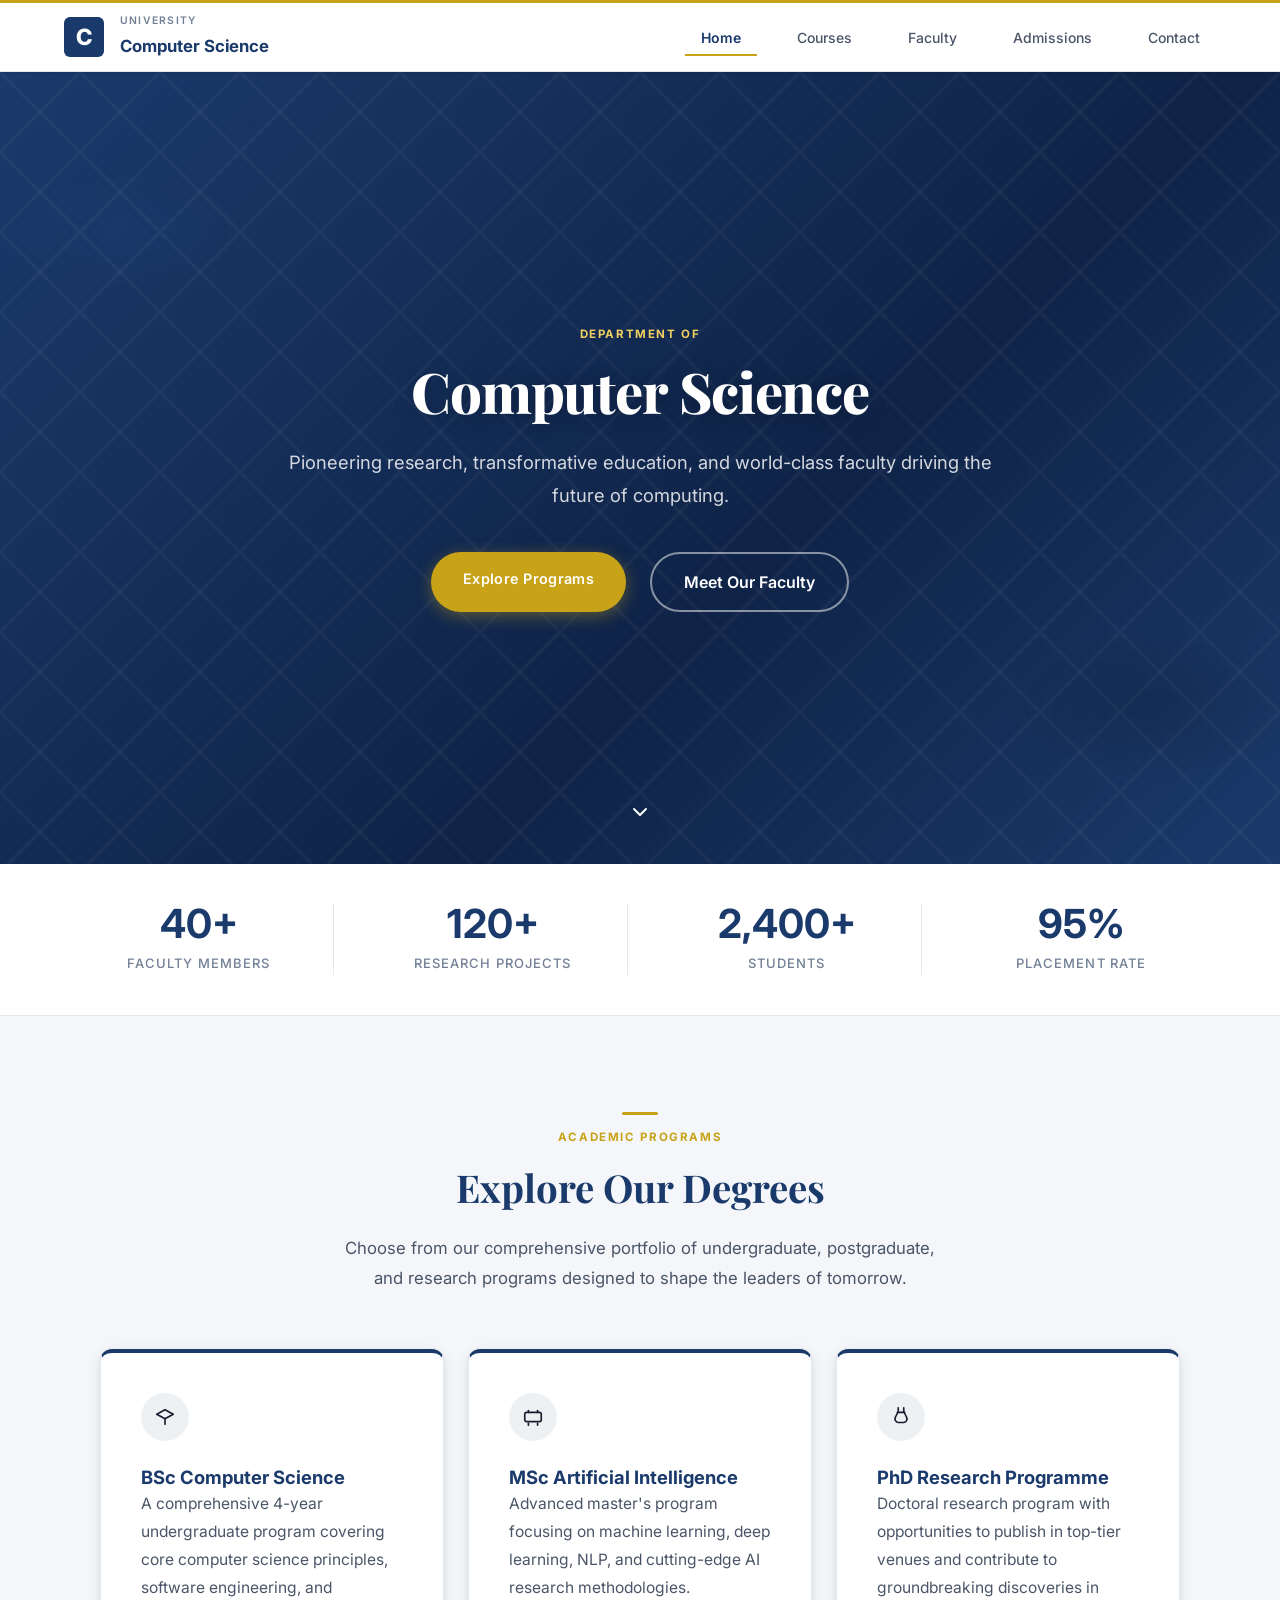
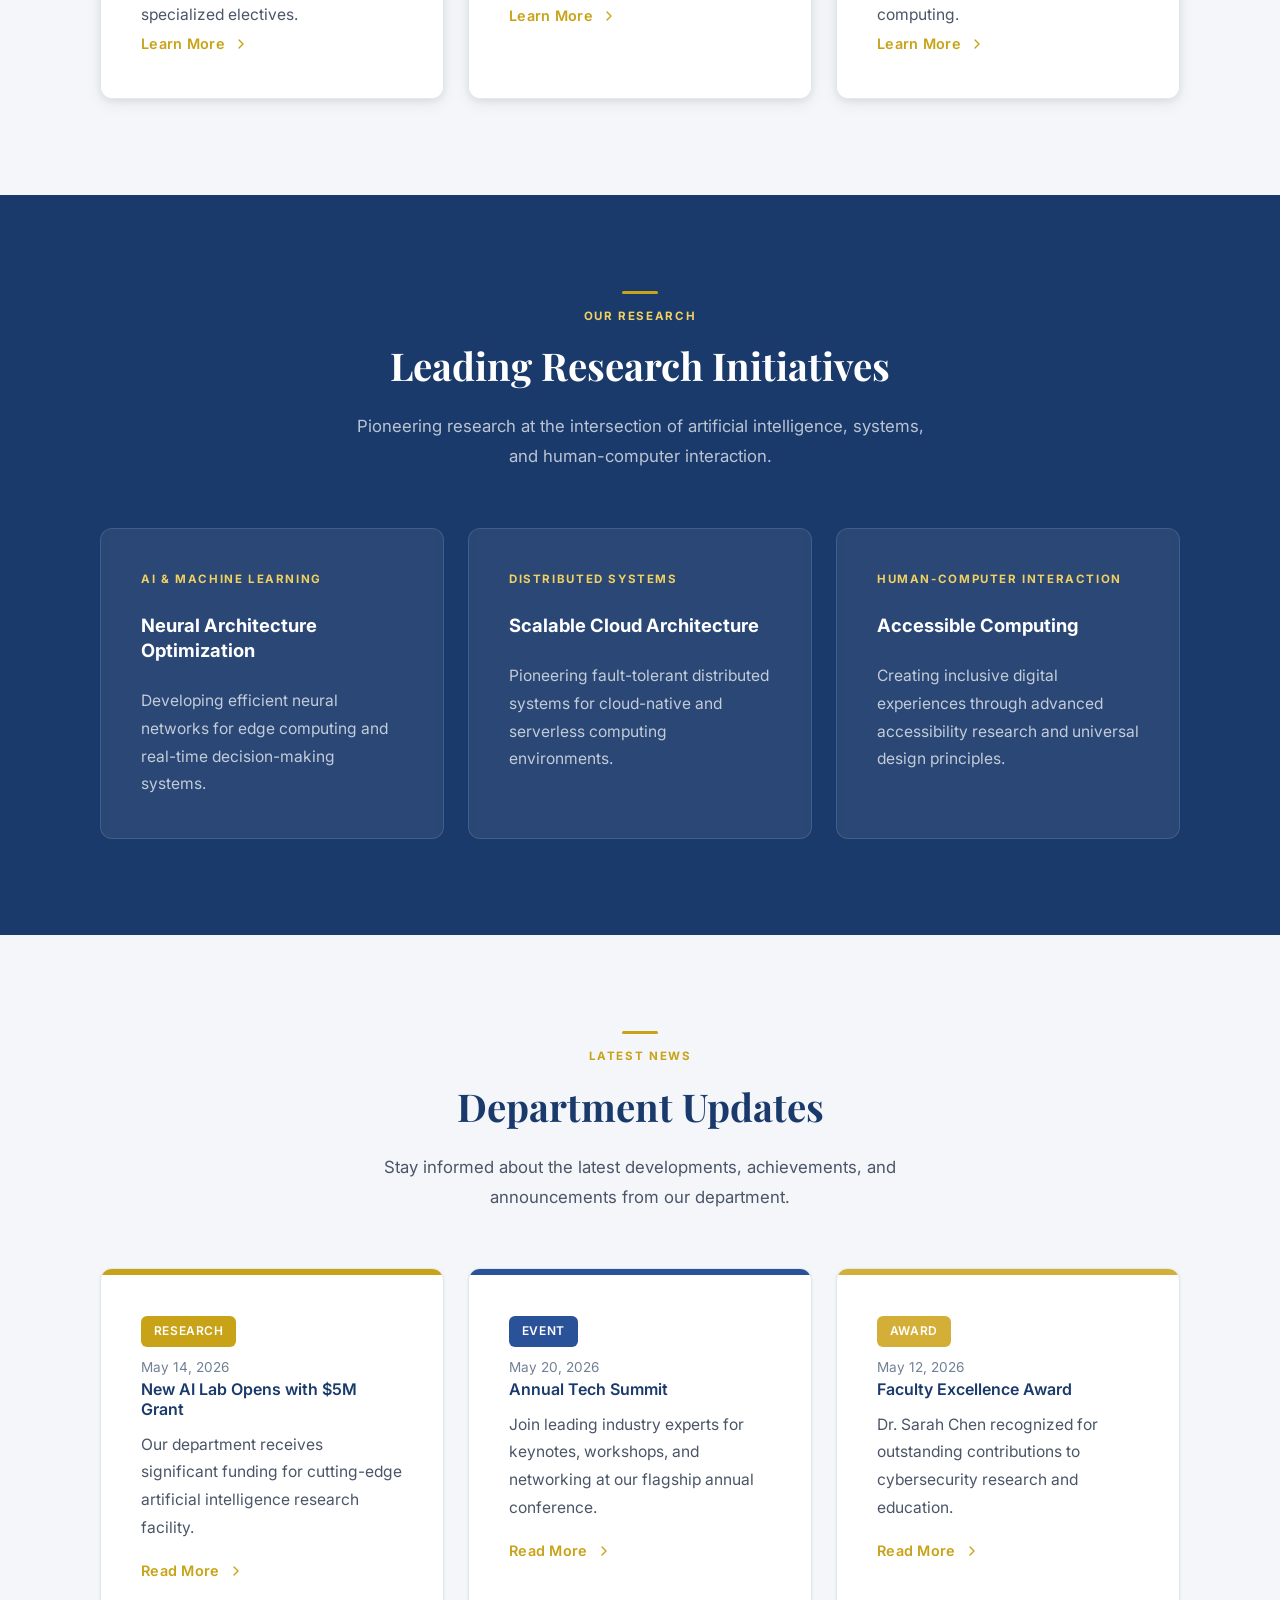
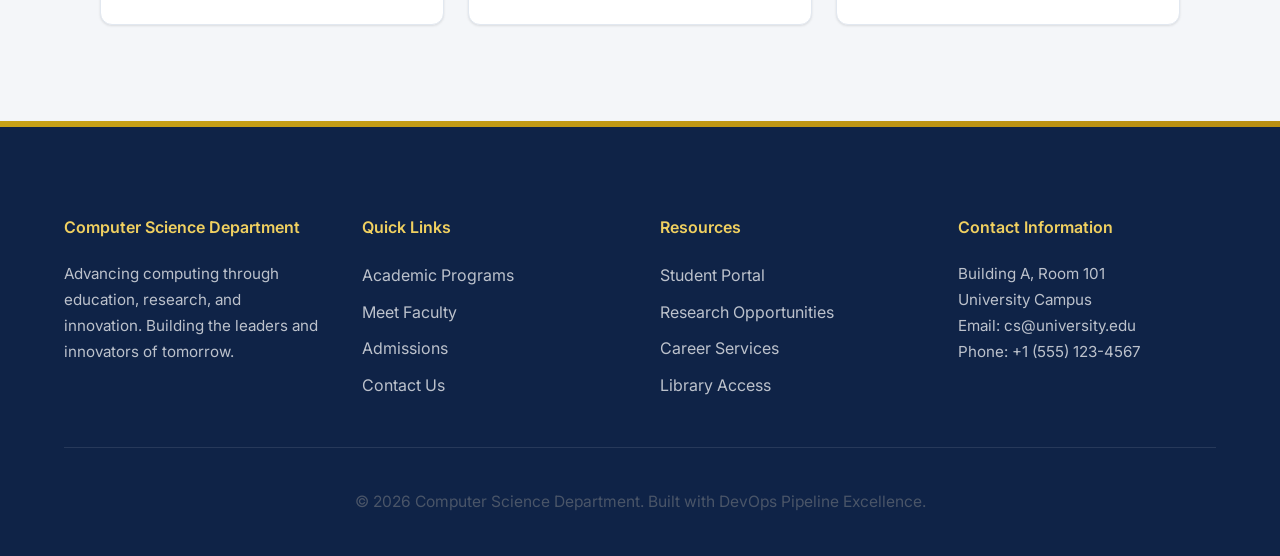
<file: pages/index.html>
<!DOCTYPE html>
<html lang="en">
<head>
    <meta charset="UTF-8">
    <meta name="viewport" content="width=device-width, initial-scale=1.0">
    <title>Computer Science Department - University Portal</title>
    <link rel="stylesheet" href="../assets/css/style.css">
</head>
<body>
    <!-- Navigation -->
    <nav class="navbar">
        <div class="navbar-container">
            <a href="index.html" class="navbar-brand">
                <div class="navbar-logo">C</div>
                <div class="navbar-text">
                    <span class="navbar-university">University</span>
                    <span class="navbar-department">Computer Science</span>
                </div>
            </a>
            <ul class="navbar-menu">
                <li><a href="index.html" class="navbar-link nav-active">Home</a></li>
                <li><a href="courses.html" class="navbar-link">Courses</a></li>
                <li><a href="faculty.html" class="navbar-link">Faculty</a></li>
                <li><a href="admissions.html" class="navbar-link">Admissions</a></li>
                <li><a href="contact.html" class="navbar-link">Contact</a></li>
            </ul>
        </div>
    </nav>

    <!-- Hero Section -->
    <section class="hero-full">
        <div class="hero-full-content">
            <span class="eyebrow-label">Department of</span>
            <h1>Computer Science</h1>
            <p>Pioneering research, transformative education, and world-class faculty driving the future of computing.</p>
            <div class="hero-full-buttons">
                <a href="courses.html" class="btn-primary">Explore Programs</a>
                <a href="faculty.html" class="btn-secondary">Meet Our Faculty</a>
            </div>
        </div>
        <div class="hero-scroll">
            <svg viewBox="0 0 24 24" fill="none" stroke-linecap="round" stroke-linejoin="round">
                <polyline points="6 9 12 15 18 9"></polyline>
            </svg>
        </div>
    </section>

    <!-- Stats Strip -->
    <section class="stats-strip">
        <div class="stats-container">
            <div class="stat">
                <div class="stat-number">40+</div>
                <div class="stat-label">Faculty Members</div>
            </div>
            <div class="stat">
                <div class="stat-number">120+</div>
                <div class="stat-label">Research Projects</div>
            </div>
            <div class="stat">
                <div class="stat-number">2,400+</div>
                <div class="stat-label">Students</div>
            </div>
            <div class="stat">
                <div class="stat-number">95%</div>
                <div class="stat-label">Placement Rate</div>
            </div>
        </div>
    </section>

    <!-- Featured Programs -->
    <section class="section" style="background-color: var(--color-bg);">
        <div class="container">
            <div class="section-header">
                <span class="eyebrow-label">Academic Programs</span>
                <h2>Explore Our Degrees</h2>
                <p>Choose from our comprehensive portfolio of undergraduate, postgraduate, and research programs designed to shape the leaders of tomorrow.</p>
            </div>
            <div class="grid-3">
                <div class="card card-accent-top">
                    <div class="card-icon">
                        <svg width="22" height="22" viewBox="0 0 24 24" fill="none" stroke="currentColor" stroke-width="1.8" stroke-linecap="round" stroke-linejoin="round" aria-hidden="true">
                            <path d="M12 14l9-5-9-5-9 5 9 5z"></path>
                            <path d="M12 14v6"></path>
                        </svg>
                    </div>
                    <h3>BSc Computer Science</h3>
                    <p>A comprehensive 4-year undergraduate program covering core computer science principles, software engineering, and specialized electives.</p>
                    <a href="admissions.html" class="btn-ghost">Learn More <svg width="16" height="16" viewBox="0 0 24 24" fill="none" stroke="currentColor" stroke-width="2" stroke-linecap="round" stroke-linejoin="round" aria-hidden="true"><path d="M9 18l6-6-6-6"></path></svg></a>
                </div>
                <div class="card card-accent-top">
                    <div class="card-icon">
                        <svg width="22" height="22" viewBox="0 0 24 24" fill="none" stroke="currentColor" stroke-width="1.8" stroke-linecap="round" stroke-linejoin="round" aria-hidden="true">
                            <rect x="3" y="7" width="18" height="10" rx="2"></rect>
                            <path d="M7 7v-2"></path>
                            <path d="M17 7v-2"></path>
                            <path d="M7 21v-2"></path>
                            <path d="M17 21v-2"></path>
                        </svg>
                    </div>
                    <h3>MSc Artificial Intelligence</h3>
                    <p>Advanced master's program focusing on machine learning, deep learning, NLP, and cutting-edge AI research methodologies.</p>
                    <a href="admissions.html" class="btn-ghost">Learn More <svg width="16" height="16" viewBox="0 0 24 24" fill="none" stroke="currentColor" stroke-width="2" stroke-linecap="round" stroke-linejoin="round" aria-hidden="true"><path d="M9 18l6-6-6-6"></path></svg></a>
                </div>
                <div class="card card-accent-top">
                    <div class="card-icon">
                        <svg width="22" height="22" viewBox="0 0 24 24" fill="none" stroke="currentColor" stroke-width="1.8" stroke-linecap="round" stroke-linejoin="round" aria-hidden="true">
                            <path d="M9 2v4l-3 6a4 4 0 0 0 3 6h6a4 4 0 0 0 3-6l-3-6V2"></path>
                            <path d="M8 7h8"></path>
                        </svg>
                    </div>
                    <h3>PhD Research Programme</h3>
                    <p>Doctoral research program with opportunities to publish in top-tier venues and contribute to groundbreaking discoveries in computing.</p>
                    <a href="admissions.html" class="btn-ghost">Learn More <svg width="16" height="16" viewBox="0 0 24 24" fill="none" stroke="currentColor" stroke-width="2" stroke-linecap="round" stroke-linejoin="round" aria-hidden="true"><path d="M9 18l6-6-6-6"></path></svg></a>
                </div>
            </div>
        </div>
    </section>

    <!-- Research Highlights -->
    <section class="section" style="background-color: var(--color-primary); color: white;">
        <div class="container">
            <div class="section-header">
                <span class="eyebrow-label" style="color: var(--color-accent-light);">Our Research</span>
                <h2 style="color: white;">Leading Research Initiatives</h2>
                <p style="color: rgba(255, 255, 255, 0.7);">Pioneering research at the intersection of artificial intelligence, systems, and human-computer interaction.</p>
            </div>
            <div class="grid-3">
                <div style="background: rgba(255, 255, 255, 0.07); border: 1px solid rgba(255, 255, 255, 0.12); border-radius: var(--radius-md); padding: var(--space-lg); backdrop-filter: blur(4px);">
                    <span class="eyebrow-label" style="color: var(--color-accent-light);">AI & MACHINE LEARNING</span>
                    <h3 style="color: white; margin: var(--space-md) 0;">Neural Architecture Optimization</h3>
                    <p style="color: rgba(255, 255, 255, 0.72);">Developing efficient neural networks for edge computing and real-time decision-making systems.</p>
                </div>
                <div style="background: rgba(255, 255, 255, 0.07); border: 1px solid rgba(255, 255, 255, 0.12); border-radius: var(--radius-md); padding: var(--space-lg); backdrop-filter: blur(4px);">
                    <span class="eyebrow-label" style="color: var(--color-accent-light);">DISTRIBUTED SYSTEMS</span>
                    <h3 style="color: white; margin: var(--space-md) 0;">Scalable Cloud Architecture</h3>
                    <p style="color: rgba(255, 255, 255, 0.72);">Pioneering fault-tolerant distributed systems for cloud-native and serverless computing environments.</p>
                </div>
                <div style="background: rgba(255, 255, 255, 0.07); border: 1px solid rgba(255, 255, 255, 0.12); border-radius: var(--radius-md); padding: var(--space-lg); backdrop-filter: blur(4px);">
                    <span class="eyebrow-label" style="color: var(--color-accent-light);">HUMAN-COMPUTER INTERACTION</span>
                    <h3 style="color: white; margin: var(--space-md) 0;">Accessible Computing</h3>
                    <p style="color: rgba(255, 255, 255, 0.72);">Creating inclusive digital experiences through advanced accessibility research and universal design principles.</p>
                </div>
            </div>
        </div>
    </section>

    <!-- News & Announcements -->
    <section class="section" style="background-color: var(--color-bg);">
        <div class="container">
            <div class="section-header">
                <span class="eyebrow-label">Latest News</span>
                <h2>Department Updates</h2>
                <p>Stay informed about the latest developments, achievements, and announcements from our department.</p>
            </div>
            <div class="grid-3">
                <div style="border: 1px solid var(--color-border); border-radius: var(--radius-md); overflow: hidden; background: white; box-shadow: var(--shadow-sm);">
                    <div style="height: 6px; background-color: var(--color-accent);"></div>
                    <div style="padding: var(--space-lg);">
                        <span class="badge badge-accent">RESEARCH</span>
                        <p style="font-size: 0.85rem; color: var(--color-text-muted); margin-top: 0.5rem;">May 14, 2026</p>
                        <h4>New AI Lab Opens with $5M Grant</h4>
                        <p style="margin-top: 0.75rem;">Our department receives significant funding for cutting-edge artificial intelligence research facility.</p>
                        <a href="#" class="btn-ghost" style="margin-top: 1rem;">Read More <svg width="16" height="16" viewBox="0 0 24 24" fill="none" stroke="currentColor" stroke-width="2" stroke-linecap="round" stroke-linejoin="round" aria-hidden="true"><path d="M9 18l6-6-6-6"></path></svg></a>
                    </div>
                </div>
                <div style="border: 1px solid var(--color-border); border-radius: var(--radius-md); overflow: hidden; background: white; box-shadow: var(--shadow-sm);">
                    <div style="height: 6px; background-color: #2a5298;"></div>
                    <div style="padding: var(--space-lg);">
                        <span class="badge" style="background-color: #2a5298;">EVENT</span>
                        <p style="font-size: 0.85rem; color: var(--color-text-muted); margin-top: 0.5rem;">May 20, 2026</p>
                        <h4>Annual Tech Summit</h4>
                        <p style="margin-top: 0.75rem;">Join leading industry experts for keynotes, workshops, and networking at our flagship annual conference.</p>
                        <a href="#" class="btn-ghost" style="margin-top: 1rem;">Read More <svg width="16" height="16" viewBox="0 0 24 24" fill="none" stroke="currentColor" stroke-width="2" stroke-linecap="round" stroke-linejoin="round" aria-hidden="true"><path d="M9 18l6-6-6-6"></path></svg></a>
                    </div>
                </div>
                <div style="border: 1px solid var(--color-border); border-radius: var(--radius-md); overflow: hidden; background: white; box-shadow: var(--shadow-sm);">
                    <div style="height: 6px; background-color: #d4af37;"></div>
                    <div style="padding: var(--space-lg);">
                        <span class="badge" style="background-color: #d4af37;">AWARD</span>
                        <p style="font-size: 0.85rem; color: var(--color-text-muted); margin-top: 0.5rem;">May 12, 2026</p>
                        <h4>Faculty Excellence Award</h4>
                        <p style="margin-top: 0.75rem;">Dr. Sarah Chen recognized for outstanding contributions to cybersecurity research and education.</p>
                        <a href="#" class="btn-ghost" style="margin-top: 1rem;">Read More <svg width="16" height="16" viewBox="0 0 24 24" fill="none" stroke="currentColor" stroke-width="2" stroke-linecap="round" stroke-linejoin="round" aria-hidden="true"><path d="M9 18l6-6-6-6"></path></svg></a>
                    </div>
                </div>
            </div>
        </div>
    </section>

    <!-- Footer -->
    <footer class="footer">
        <div class="footer-container">
            <div class="footer-grid">
                <div class="footer-section">
                    <h4>Computer Science Department</h4>
                    <p>Advancing computing through education, research, and innovation. Building the leaders and innovators of tomorrow.</p>
                </div>
                <div class="footer-section">
                    <h4>Quick Links</h4>
                    <ul>
                        <li><a href="courses.html">Academic Programs</a></li>
                        <li><a href="faculty.html">Meet Faculty</a></li>
                        <li><a href="admissions.html">Admissions</a></li>
                        <li><a href="contact.html">Contact Us</a></li>
                    </ul>
                </div>
                <div class="footer-section">
                    <h4>Resources</h4>
                    <ul>
                        <li><a href="#">Student Portal</a></li>
                        <li><a href="#">Research Opportunities</a></li>
                        <li><a href="#">Career Services</a></li>
                        <li><a href="#">Library Access</a></li>
                    </ul>
                </div>
                <div class="footer-section">
                    <h4>Contact Information</h4>
                    <p>Building A, Room 101<br>University Campus<br>Email: cs@university.edu<br>Phone: +1 (555) 123-4567</p>
                </div>
            </div>
            <div class="footer-bottom">
                <p>&copy; 2026 Computer Science Department. Built with DevOps Pipeline Excellence.</p>
            </div>
        </div>
    </footer>
</body>
</html>
</file>
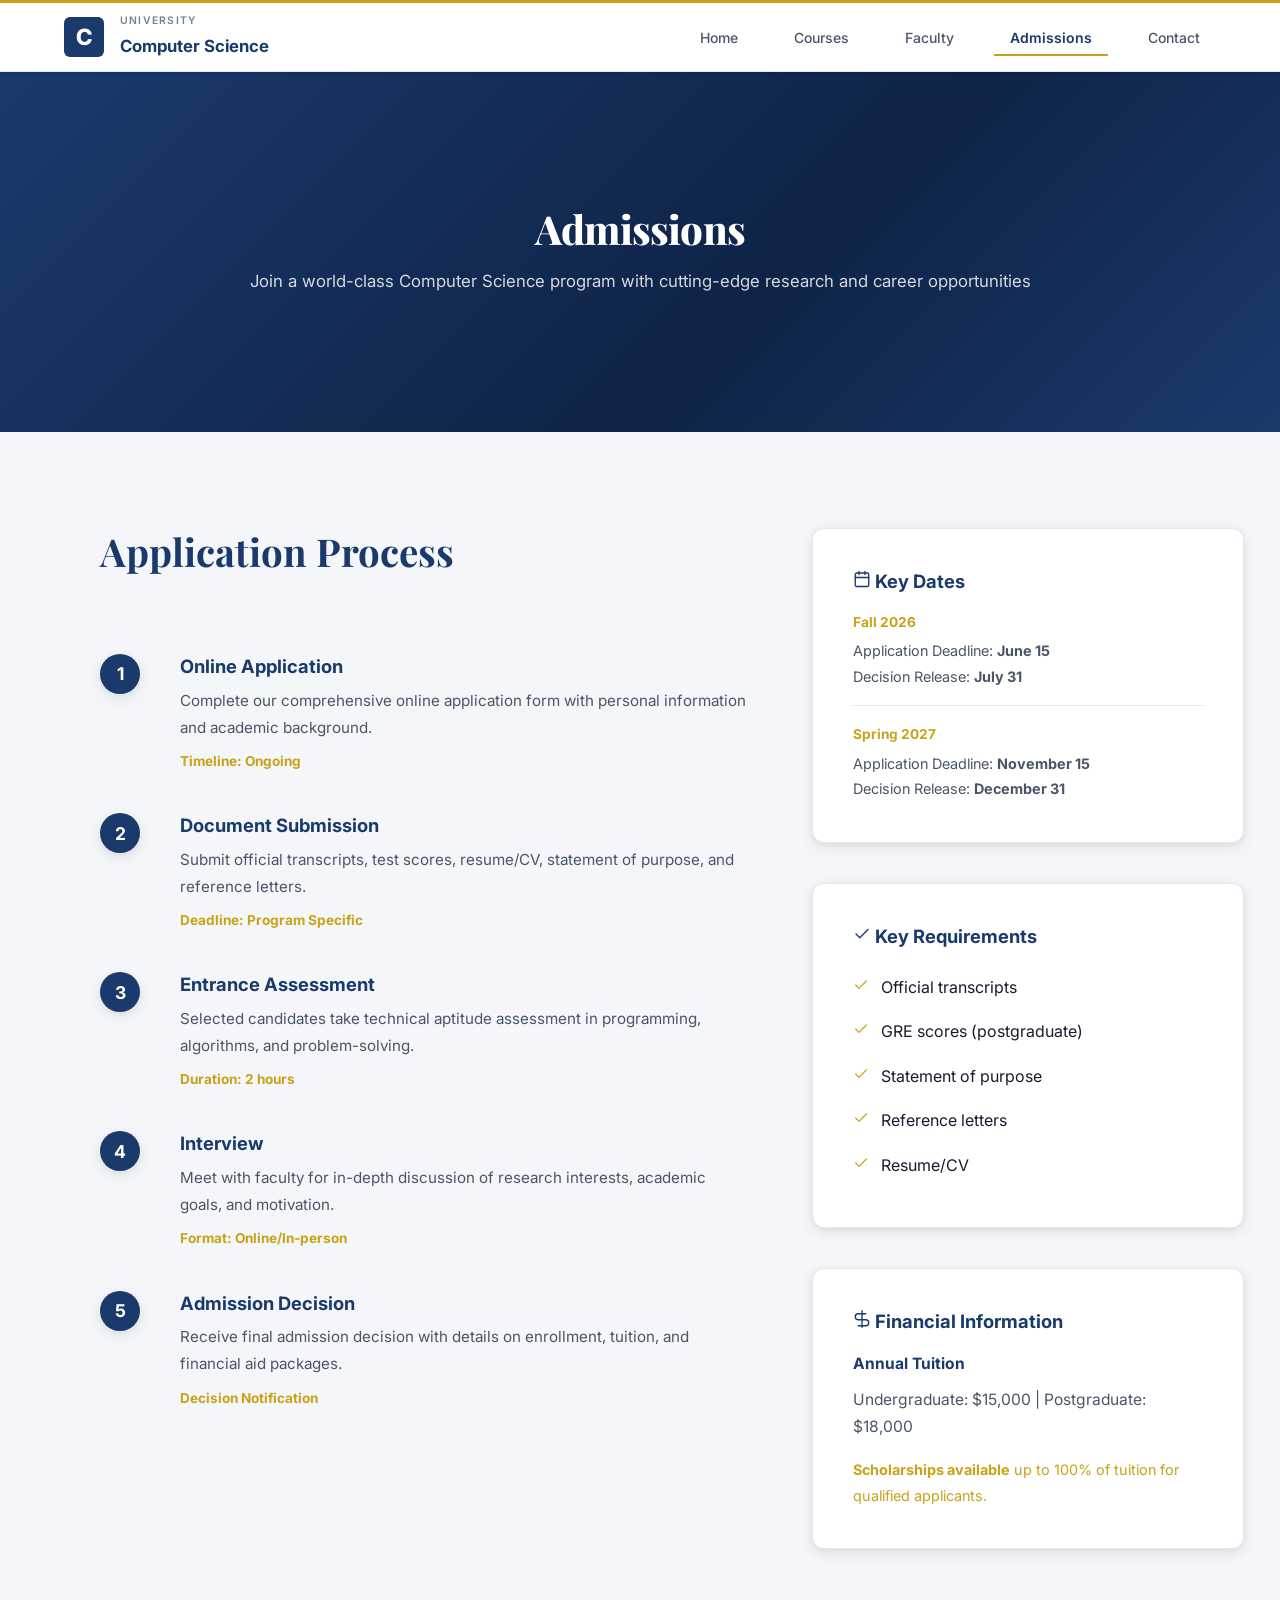
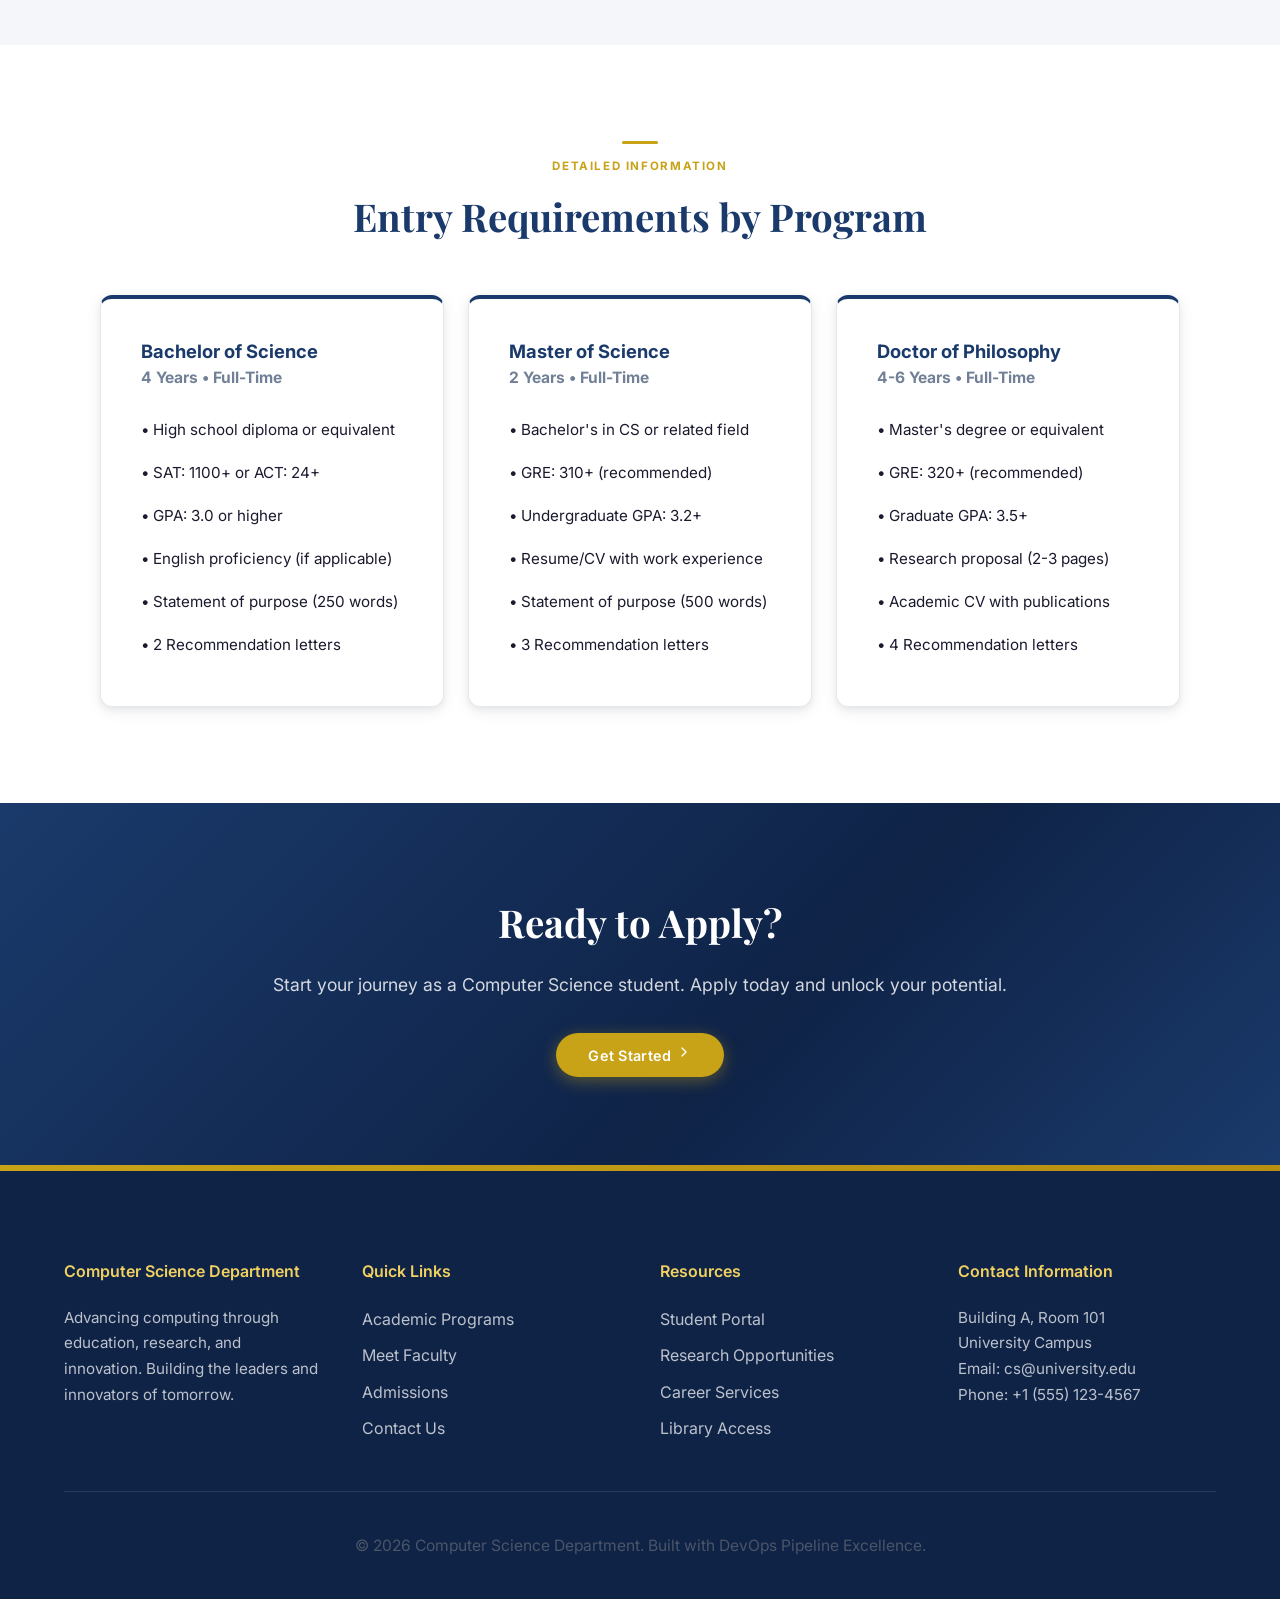
<file: pages/admissions.html>
<!DOCTYPE html>
<html lang="en">
<head>
    <meta charset="UTF-8">
    <meta name="viewport" content="width=device-width, initial-scale=1.0">
    <title>Admissions - Computer Science Department</title>
    <link rel="stylesheet" href="../assets/css/style.css">
</head>
<body>
    <!-- Navigation -->
    <nav class="navbar">
        <div class="navbar-container">
            <a href="index.html" class="navbar-brand">
                <div class="navbar-logo">C</div>
                <div class="navbar-text">
                    <span class="navbar-university">University</span>
                    <span class="navbar-department">Computer Science</span>
                </div>
            </a>
            <ul class="navbar-menu">
                <li><a href="index.html" class="navbar-link">Home</a></li>
                <li><a href="courses.html" class="navbar-link">Courses</a></li>
                <li><a href="faculty.html" class="navbar-link">Faculty</a></li>
                <li><a href="admissions.html" class="navbar-link nav-active">Admissions</a></li>
                <li><a href="contact.html" class="navbar-link">Contact</a></li>
            </ul>
        </div>
    </nav>

    <!-- Hero Section -->
    <section class="hero-compact">
        <div class="hero-compact-content">
            <h1>Admissions</h1>
            <p>Join a world-class Computer Science program with cutting-edge research and career opportunities</p>
        </div>
    </section>

    <!-- Application Process -->
    <section class="section" style="background-color: var(--color-bg);">
        <div class="container">
            <div style="display: grid; grid-template-columns: 60% 40%; gap: var(--space-xl);">
                <!-- Left: Timeline -->
                <div>
                    <h2 style="margin-bottom: var(--space-lg);">Application Process</h2>
                    <div class="timeline">
                        <div class="timeline-item">
                            <div class="timeline-number">1</div>
                            <div class="timeline-content">
                                <h3>Online Application</h3>
                                <p>Complete our comprehensive online application form with personal information and academic background.</p>
                                <p style="font-size: 0.85rem; color: var(--color-accent); margin-top: 0.5rem;"><strong>Timeline: Ongoing</strong></p>
                            </div>
                        </div>
                        <div class="timeline-item">
                            <div class="timeline-number">2</div>
                            <div class="timeline-content">
                                <h3>Document Submission</h3>
                                <p>Submit official transcripts, test scores, resume/CV, statement of purpose, and reference letters.</p>
                                <p style="font-size: 0.85rem; color: var(--color-accent); margin-top: 0.5rem;"><strong>Deadline: Program Specific</strong></p>
                            </div>
                        </div>
                        <div class="timeline-item">
                            <div class="timeline-number">3</div>
                            <div class="timeline-content">
                                <h3>Entrance Assessment</h3>
                                <p>Selected candidates take technical aptitude assessment in programming, algorithms, and problem-solving.</p>
                                <p style="font-size: 0.85rem; color: var(--color-accent); margin-top: 0.5rem;"><strong>Duration: 2 hours</strong></p>
                            </div>
                        </div>
                        <div class="timeline-item">
                            <div class="timeline-number">4</div>
                            <div class="timeline-content">
                                <h3>Interview</h3>
                                <p>Meet with faculty for in-depth discussion of research interests, academic goals, and motivation.</p>
                                <p style="font-size: 0.85rem; color: var(--color-accent); margin-top: 0.5rem;"><strong>Format: Online/In-person</strong></p>
                            </div>
                        </div>
                        <div class="timeline-item">
                            <div class="timeline-number">5</div>
                            <div class="timeline-content">
                                <h3>Admission Decision</h3>
                                <p>Receive final admission decision with details on enrollment, tuition, and financial aid packages.</p>
                                <p style="font-size: 0.85rem; color: var(--color-accent); margin-top: 0.5rem;"><strong>Decision Notification</strong></p>
                            </div>
                        </div>
                    </div>
                </div>

                <!-- Right: Sidebar -->
                <div>
                    <!-- Key Dates -->
                    <div class="card" style="margin-bottom: var(--space-lg);">
                        <h3 style="margin-bottom: 1rem;"><svg width="18" height="18" viewBox="0 0 24 24" fill="none" stroke="currentColor" stroke-width="1.8" stroke-linecap="round" stroke-linejoin="round" aria-hidden="true"><rect x="3" y="4" width="18" height="18" rx="2"></rect><path d="M16 2v4M8 2v4M3 10h18"></path></svg> Key Dates</h3>
                        <div style="display: flex; flex-direction: column; gap: 1rem;">
                            <div>
                                <p style="font-size: 0.85rem; color: var(--color-accent); margin-bottom: 0.25rem;"><strong>Fall 2026</strong></p>
                                <p style="font-size: 0.9rem;">Application Deadline: <strong>June 15</strong></p>
                                <p style="font-size: 0.9rem;">Decision Release: <strong>July 31</strong></p>
                            </div>
                            <hr style="border: none; border-top: 1px solid var(--color-border);">
                            <div>
                                <p style="font-size: 0.85rem; color: var(--color-accent); margin-bottom: 0.25rem;"><strong>Spring 2027</strong></p>
                                <p style="font-size: 0.9rem;">Application Deadline: <strong>November 15</strong></p>
                                <p style="font-size: 0.9rem;">Decision Release: <strong>December 31</strong></p>
                            </div>
                        </div>
                    </div>

                    <!-- Requirements Summary -->
                    <div class="card" style="margin-bottom: var(--space-lg);">
                        <h3 style="margin-bottom: 1rem;"><svg width="18" height="18" viewBox="0 0 24 24" fill="none" stroke="currentColor" stroke-width="1.8" stroke-linecap="round" stroke-linejoin="round" aria-hidden="true"><path d="M20 6L9 17l-5-5"></path></svg> Key Requirements</h3>
                        <ul style="list-style: none; padding: 0;">
                            <li style="padding: 0.5rem 0; display: flex; gap: 0.75rem;"><span style="color: var(--color-accent);"><svg width="16" height="16" viewBox="0 0 24 24" fill="none" stroke="currentColor" stroke-width="1.8" stroke-linecap="round" stroke-linejoin="round" aria-hidden="true"><path d="M20 6L9 17l-5-5"></path></svg></span><span>Official transcripts</span></li>
                            <li style="padding: 0.5rem 0; display: flex; gap: 0.75rem;"><span style="color: var(--color-accent);"><svg width="16" height="16" viewBox="0 0 24 24" fill="none" stroke="currentColor" stroke-width="1.8" stroke-linecap="round" stroke-linejoin="round" aria-hidden="true"><path d="M20 6L9 17l-5-5"></path></svg></span><span>GRE scores (postgraduate)</span></li>
                            <li style="padding: 0.5rem 0; display: flex; gap: 0.75rem;"><span style="color: var(--color-accent);"><svg width="16" height="16" viewBox="0 0 24 24" fill="none" stroke="currentColor" stroke-width="1.8" stroke-linecap="round" stroke-linejoin="round" aria-hidden="true"><path d="M20 6L9 17l-5-5"></path></svg></span><span>Statement of purpose</span></li>
                            <li style="padding: 0.5rem 0; display: flex; gap: 0.75rem;"><span style="color: var(--color-accent);"><svg width="16" height="16" viewBox="0 0 24 24" fill="none" stroke="currentColor" stroke-width="1.8" stroke-linecap="round" stroke-linejoin="round" aria-hidden="true"><path d="M20 6L9 17l-5-5"></path></svg></span><span>Reference letters</span></li>
                            <li style="padding: 0.5rem 0; display: flex; gap: 0.75rem;"><span style="color: var(--color-accent);"><svg width="16" height="16" viewBox="0 0 24 24" fill="none" stroke="currentColor" stroke-width="1.8" stroke-linecap="round" stroke-linejoin="round" aria-hidden="true"><path d="M20 6L9 17l-5-5"></path></svg></span><span>Resume/CV</span></li>
                        </ul>
                    </div>

                    <!-- Tuition & Aid -->
                    <div class="card">
                        <h3 style="margin-bottom: 1rem;"><svg width="18" height="18" viewBox="0 0 24 24" fill="none" stroke="currentColor" stroke-width="1.8" stroke-linecap="round" stroke-linejoin="round" aria-hidden="true"><path d="M12 1v22"></path><path d="M17 5H7a4 4 0 0 0 0 8h10a4 4 0 0 1 0 8H7"></path></svg> Financial Information</h3>
                        <p style="margin-bottom: 0.5rem;"><strong style="color: var(--color-primary);">Annual Tuition</strong></p>
                        <p style="margin-bottom: 1rem;">Undergraduate: $15,000 | Postgraduate: $18,000</p>
                        <p style="font-size: 0.9rem; color: var(--color-accent);"><strong>Scholarships available</strong> up to 100% of tuition for qualified applicants.</p>
                    </div>
                </div>
            </div>
        </div>
    </section>

    <!-- Entry Requirements -->
    <section class="section" style="background-color: var(--color-surface);">
        <div class="container">
            <div class="section-header">
                <span class="eyebrow-label">Detailed Information</span>
                <h2>Entry Requirements by Program</h2>
            </div>
            <div class="grid-3">
                <!-- BSc Requirements -->
                <div class="card card-accent-top">
                    <h3>Bachelor of Science</h3>
                    <p style="margin-bottom: 1rem; color: var(--color-text-muted);"><strong>4 Years • Full-Time</strong></p>
                    <ul style="list-style: none; padding: 0; font-size: 0.95rem;">
                        <li style="padding: 0.5rem 0;">• High school diploma or equivalent</li>
                        <li style="padding: 0.5rem 0;">• SAT: 1100+ or ACT: 24+</li>
                        <li style="padding: 0.5rem 0;">• GPA: 3.0 or higher</li>
                        <li style="padding: 0.5rem 0;">• English proficiency (if applicable)</li>
                        <li style="padding: 0.5rem 0;">• Statement of purpose (250 words)</li>
                        <li style="padding: 0.5rem 0;">• 2 Recommendation letters</li>
                    </ul>
                </div>

                <!-- MSc Requirements -->
                <div class="card card-accent-top">
                    <h3>Master of Science</h3>
                    <p style="margin-bottom: 1rem; color: var(--color-text-muted);"><strong>2 Years • Full-Time</strong></p>
                    <ul style="list-style: none; padding: 0; font-size: 0.95rem;">
                        <li style="padding: 0.5rem 0;">• Bachelor's in CS or related field</li>
                        <li style="padding: 0.5rem 0;">• GRE: 310+ (recommended)</li>
                        <li style="padding: 0.5rem 0;">• Undergraduate GPA: 3.2+</li>
                        <li style="padding: 0.5rem 0;">• Resume/CV with work experience</li>
                        <li style="padding: 0.5rem 0;">• Statement of purpose (500 words)</li>
                        <li style="padding: 0.5rem 0;">• 3 Recommendation letters</li>
                    </ul>
                </div>

                <!-- PhD Requirements -->
                <div class="card card-accent-top">
                    <h3>Doctor of Philosophy</h3>
                    <p style="margin-bottom: 1rem; color: var(--color-text-muted);"><strong>4-6 Years • Full-Time</strong></p>
                    <ul style="list-style: none; padding: 0; font-size: 0.95rem;">
                        <li style="padding: 0.5rem 0;">• Master's degree or equivalent</li>
                        <li style="padding: 0.5rem 0;">• GRE: 320+ (recommended)</li>
                        <li style="padding: 0.5rem 0;">• Graduate GPA: 3.5+</li>
                        <li style="padding: 0.5rem 0;">• Research proposal (2-3 pages)</li>
                        <li style="padding: 0.5rem 0;">• Academic CV with publications</li>
                        <li style="padding: 0.5rem 0;">• 4 Recommendation letters</li>
                    </ul>
                </div>
            </div>
        </div>
    </section>

    <!-- CTA Banner -->
    <section style="background: var(--color-gradient-hero); padding: var(--space-2xl) var(--space-md); text-align: center; color: white;">
        <div class="container">
            <h2 style="color: white; margin-bottom: var(--space-md);">Ready to Apply?</h2>
            <p style="color: rgba(255, 255, 255, 0.82); margin-bottom: var(--space-lg); font-size: 1.1rem;">Start your journey as a Computer Science student. Apply today and unlock your potential.</p>
            <a href="contact.html" class="btn-primary">Get Started <svg width="16" height="16" viewBox="0 0 24 24" fill="none" stroke="currentColor" stroke-width="2" stroke-linecap="round" stroke-linejoin="round" aria-hidden="true"><path d="M9 18l6-6-6-6"></path></svg></a>
        </div>
    </section>

    <!-- Footer -->
    <footer class="footer">
        <div class="footer-container">
            <div class="footer-grid">
                <div class="footer-section">
                    <h4>Computer Science Department</h4>
                    <p>Advancing computing through education, research, and innovation. Building the leaders and innovators of tomorrow.</p>
                </div>
                <div class="footer-section">
                    <h4>Quick Links</h4>
                    <ul>
                        <li><a href="courses.html">Academic Programs</a></li>
                        <li><a href="faculty.html">Meet Faculty</a></li>
                        <li><a href="admissions.html">Admissions</a></li>
                        <li><a href="contact.html">Contact Us</a></li>
                    </ul>
                </div>
                <div class="footer-section">
                    <h4>Resources</h4>
                    <ul>
                        <li><a href="#">Student Portal</a></li>
                        <li><a href="#">Research Opportunities</a></li>
                        <li><a href="#">Career Services</a></li>
                        <li><a href="#">Library Access</a></li>
                    </ul>
                </div>
                <div class="footer-section">
                    <h4>Contact Information</h4>
                    <p>Building A, Room 101<br>University Campus<br>Email: cs@university.edu<br>Phone: +1 (555) 123-4567</p>
                </div>
            </div>
            <div class="footer-bottom">
                <p>&copy; 2026 Computer Science Department. Built with DevOps Pipeline Excellence.</p>
            </div>
        </div>
    </footer>
</body>
</html>
</file>
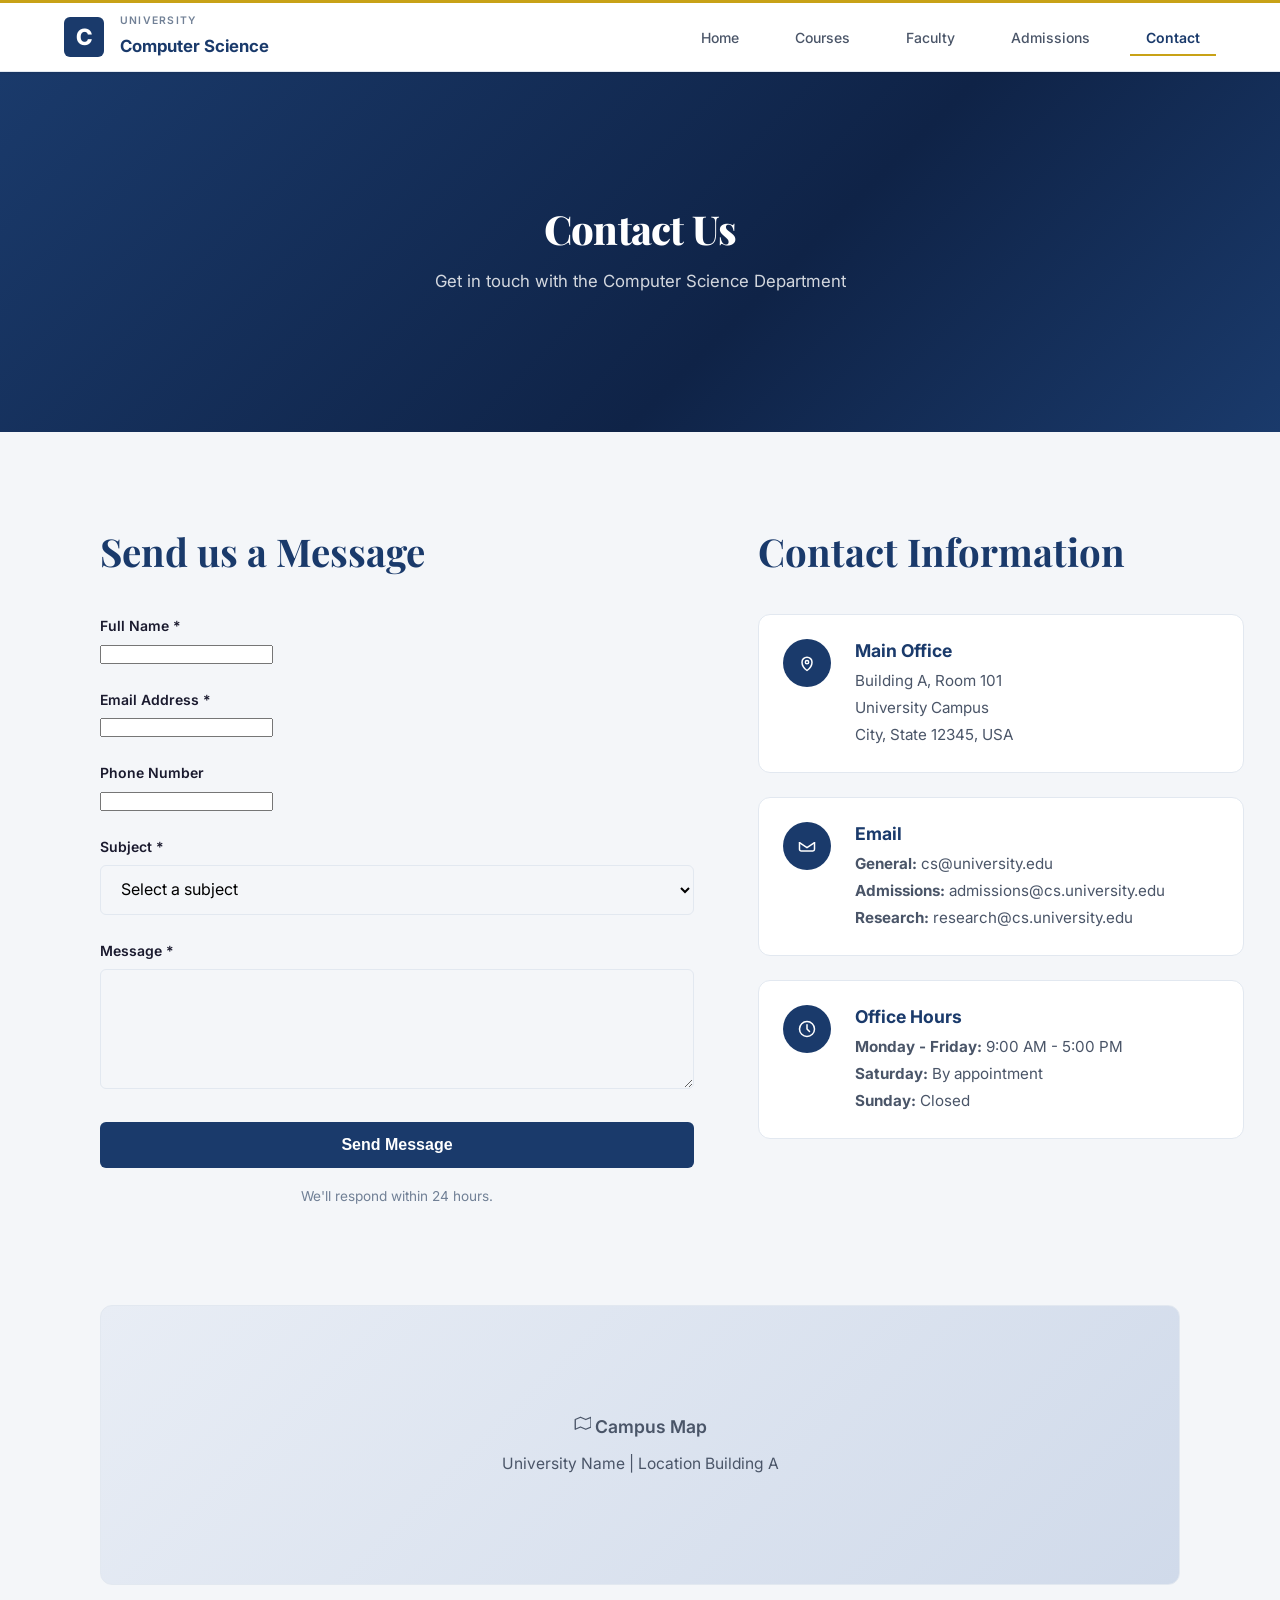
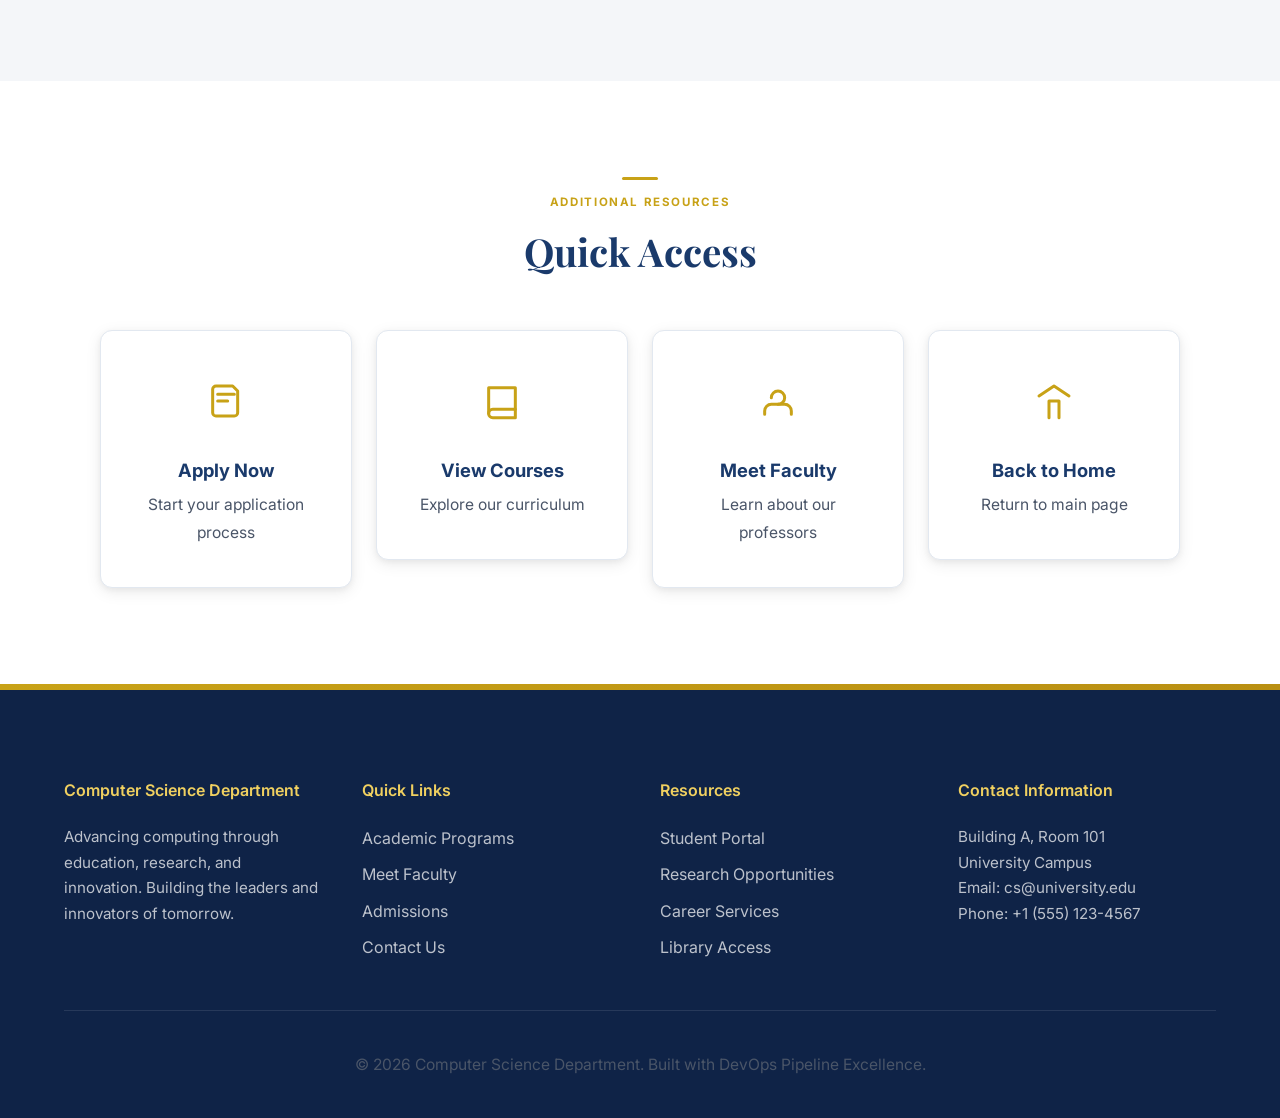
<file: pages/contact.html>
<!DOCTYPE html>
<html lang="en">
<head>
    <meta charset="UTF-8">
    <meta name="viewport" content="width=device-width, initial-scale=1.0">
    <title>Contact Us - Computer Science Department</title>
    <link rel="stylesheet" href="../assets/css/style.css">
</head>
<body>
    <!-- Navigation -->
    <nav class="navbar">
        <div class="navbar-container">
            <a href="index.html" class="navbar-brand">
                <div class="navbar-logo">C</div>
                <div class="navbar-text">
                    <span class="navbar-university">University</span>
                    <span class="navbar-department">Computer Science</span>
                </div>
            </a>
            <ul class="navbar-menu">
                <li><a href="index.html" class="navbar-link">Home</a></li>
                <li><a href="courses.html" class="navbar-link">Courses</a></li>
                <li><a href="faculty.html" class="navbar-link">Faculty</a></li>
                <li><a href="admissions.html" class="navbar-link">Admissions</a></li>
                <li><a href="contact.html" class="navbar-link nav-active">Contact</a></li>
            </ul>
        </div>
    </nav>

    <!-- Hero Section -->
    <section class="hero-compact">
        <div class="hero-compact-content">
            <h1>Contact Us</h1>
            <p>Get in touch with the Computer Science Department</p>
        </div>
    </section>

    <!-- Contact Section -->
    <section class="section" style="background-color: var(--color-bg);">
        <div class="container">
            <div style="display: grid; grid-template-columns: 55% 45%; gap: var(--space-xl); margin-bottom: var(--space-2xl);">
                <!-- Left: Contact Form -->
                <div>
                    <h2 style="margin-bottom: var(--space-lg);">Send us a Message</h2>
                    <form>
                        <div class="form-group">
                            <label for="name">Full Name *</label>
                            <input type="text" id="name" name="name" required>
                        </div>

                        <div class="form-group">
                            <label for="email">Email Address *</label>
                            <input type="email" id="email" name="email" required>
                        </div>

                        <div class="form-group">
                            <label for="phone">Phone Number</label>
                            <input type="tel" id="phone" name="phone">
                        </div>

                        <div class="form-group">
                            <label for="subject">Subject *</label>
                            <select id="subject" name="subject" required>
                                <option value="">Select a subject</option>
                                <option value="admission">Admission Inquiry</option>
                                <option value="courses">Course Information</option>
                                <option value="faculty">Faculty/Research</option>
                                <option value="technical">Technical Support</option>
                                <option value="other">Other</option>
                            </select>
                        </div>

                        <div class="form-group">
                            <label for="message">Message *</label>
                            <textarea id="message" name="message" required></textarea>
                        </div>

                        <button type="submit" class="form-submit">Send Message</button>
                        <p style="font-size: 0.85rem; color: var(--color-text-muted); margin-top: 1rem; text-align: center;">We'll respond within 24 hours.</p>
                    </form>
                </div>

                <!-- Right: Contact Information -->
                <div>
                    <h2 style="margin-bottom: var(--space-lg);">Contact Information</h2>
                    
                    <div class="info-card" style="margin-bottom: var(--space-md);">
                        <div class="info-card-icon">
                            <svg width="20" height="20" viewBox="0 0 24 24" fill="none" stroke="currentColor" stroke-width="1.8" stroke-linecap="round" stroke-linejoin="round" aria-hidden="true"><path d="M12 21s-6-4.35-6-10a6 6 0 1 1 12 0c0 5.65-6 10-6 10z"></path><circle cx="12" cy="11" r="2"></circle></svg>
                        </div>
                        <div class="info-card-content">
                            <h3>Main Office</h3>
                            <p>Building A, Room 101<br>University Campus<br>City, State 12345, USA</p>
                        </div>
                    </div>

                    <div class="info-card" style="margin-bottom: var(--space-md);">
                        <div class="info-card-icon">
                            <svg width="20" height="20" viewBox="0 0 24 24" fill="none" stroke="currentColor" stroke-width="1.8" stroke-linecap="round" stroke-linejoin="round" aria-hidden="true"><path d="M3 8l9 6 9-6"></path><path d="M21 8v8a2 2 0 0 1-2 2H5a2 2 0 0 1-2-2V8"></path></svg>
                        </div>
                        <div class="info-card-content">
                            <h3>Email</h3>
                            <p><strong>General:</strong> cs@university.edu<br><strong>Admissions:</strong> admissions@cs.university.edu<br><strong>Research:</strong> research@cs.university.edu</p>
                        </div>
                    </div>

                    <div class="info-card">
                        <div class="info-card-icon">
                            <svg width="20" height="20" viewBox="0 0 24 24" fill="none" stroke="currentColor" stroke-width="1.8" stroke-linecap="round" stroke-linejoin="round" aria-hidden="true"><circle cx="12" cy="12" r="9"></circle><path d="M12 7v5l3 3"></path></svg>
                        </div>
                        <div class="info-card-content">
                            <h3>Office Hours</h3>
                            <p><strong>Monday - Friday:</strong> 9:00 AM - 5:00 PM<br><strong>Saturday:</strong> By appointment<br><strong>Sunday:</strong> Closed</p>
                        </div>
                    </div>
                </div>
            </div>

            <!-- Map Placeholder -->
            <div style="background: linear-gradient(135deg, #e8edf5 0%, #d0daea 100%); border-radius: var(--radius-md); height: 280px; display: flex; align-items: center; justify-content: center; border: 1px solid var(--color-border);">
                    <div style="text-align: center; color: var(--color-text-muted);">
                    <p style="font-size: 1.1rem; font-weight: 600; margin-bottom: 0.5rem;"><svg width="18" height="18" viewBox="0 0 24 24" fill="none" stroke="currentColor" stroke-width="1.8" stroke-linecap="round" stroke-linejoin="round" aria-hidden="true"><path d="M3 6l7-3 7 3 7-3v13l-7 3-7-3-7 3V6z"></path></svg> Campus Map</p>
                    <p>University Name | Location Building A</p>
                </div>
            </div>
        </div>
    </section>

    <!-- Quick Access -->
    <section class="section" style="background-color: var(--color-surface);">
        <div class="container">
            <div class="section-header">
                <span class="eyebrow-label">Additional Resources</span>
                <h2>Quick Access</h2>
            </div>
            <div class="grid-4">
                <a href="admissions.html" style="text-decoration: none;">
                    <div class="card" style="cursor: pointer; text-align: center;">
                        <div style="font-size: 2.5rem; margin-bottom: 1rem;"><svg width="40" height="40" viewBox="0 0 24 24" fill="none" stroke="currentColor" stroke-width="1.8" stroke-linecap="round" stroke-linejoin="round" aria-hidden="true"><path d="M7 3h9l3 3v13a2 2 0 0 1-2 2H6a2 2 0 0 1-2-2V5a2 2 0 0 1 2-2z"></path><path d="M7 8h10M7 12h6"></path></svg></div>
                        <h3 style="margin-bottom: 0.5rem;">Apply Now</h3>
                        <p style="color: var(--color-text-secondary);">Start your application process</p>
                    </div>
                </a>
                <a href="courses.html" style="text-decoration: none;">
                    <div class="card" style="cursor: pointer; text-align: center;">
                        <div style="font-size: 2.5rem; margin-bottom: 1rem;"><svg width="40" height="40" viewBox="0 0 24 24" fill="none" stroke="currentColor" stroke-width="1.8" stroke-linecap="round" stroke-linejoin="round" aria-hidden="true"><path d="M4 19.5A2.5 2.5 0 0 1 6.5 17H20"></path><path d="M4 4v15.5A2.5 2.5 0 0 0 6.5 22H20V4H4z"></path></svg></div>
                        <h3 style="margin-bottom: 0.5rem;">View Courses</h3>
                        <p style="color: var(--color-text-secondary);">Explore our curriculum</p>
                    </div>
                </a>
                <a href="faculty.html" style="text-decoration: none;">
                    <div class="card" style="cursor: pointer; text-align: center;">
                        <div style="font-size: 2.5rem; margin-bottom: 1rem;"><svg width="40" height="40" viewBox="0 0 24 24" fill="none" stroke="currentColor" stroke-width="1.8" stroke-linecap="round" stroke-linejoin="round" aria-hidden="true"><path d="M12 14a4 4 0 1 0-4-4"></path><path d="M4 20v-2a4 4 0 0 1 4-4h8a4 4 0 0 1 4 4v2"></path></svg></div>
                        <h3 style="margin-bottom: 0.5rem;">Meet Faculty</h3>
                        <p style="color: var(--color-text-secondary);">Learn about our professors</p>
                    </div>
                </a>
                <a href="index.html" style="text-decoration: none;">
                    <div class="card" style="cursor: pointer; text-align: center;">
                        <div style="font-size: 2.5rem; margin-bottom: 1rem;"><svg width="40" height="40" viewBox="0 0 24 24" fill="none" stroke="currentColor" stroke-width="1.8" stroke-linecap="round" stroke-linejoin="round" aria-hidden="true"><path d="M3 9l9-6 9 6"></path><path d="M9 22V12h6v10"></path></svg></div>
                        <h3 style="margin-bottom: 0.5rem;">Back to Home</h3>
                        <p style="color: var(--color-text-secondary);">Return to main page</p>
                    </div>
                </a>
            </div>
        </div>
    </section>

    <!-- Footer -->
    <footer class="footer">
        <div class="footer-container">
            <div class="footer-grid">
                <div class="footer-section">
                    <h4>Computer Science Department</h4>
                    <p>Advancing computing through education, research, and innovation. Building the leaders and innovators of tomorrow.</p>
                </div>
                <div class="footer-section">
                    <h4>Quick Links</h4>
                    <ul>
                        <li><a href="courses.html">Academic Programs</a></li>
                        <li><a href="faculty.html">Meet Faculty</a></li>
                        <li><a href="admissions.html">Admissions</a></li>
                        <li><a href="contact.html">Contact Us</a></li>
                    </ul>
                </div>
                <div class="footer-section">
                    <h4>Resources</h4>
                    <ul>
                        <li><a href="#">Student Portal</a></li>
                        <li><a href="#">Research Opportunities</a></li>
                        <li><a href="#">Career Services</a></li>
                        <li><a href="#">Library Access</a></li>
                    </ul>
                </div>
                <div class="footer-section">
                    <h4>Contact Information</h4>
                    <p>Building A, Room 101<br>University Campus<br>Email: cs@university.edu<br>Phone: +1 (555) 123-4567</p>
                </div>
            </div>
            <div class="footer-bottom">
                <p>&copy; 2026 Computer Science Department. Built with DevOps Pipeline Excellence.</p>
            </div>
        </div>
    </footer>
</body>
</html>
</file>
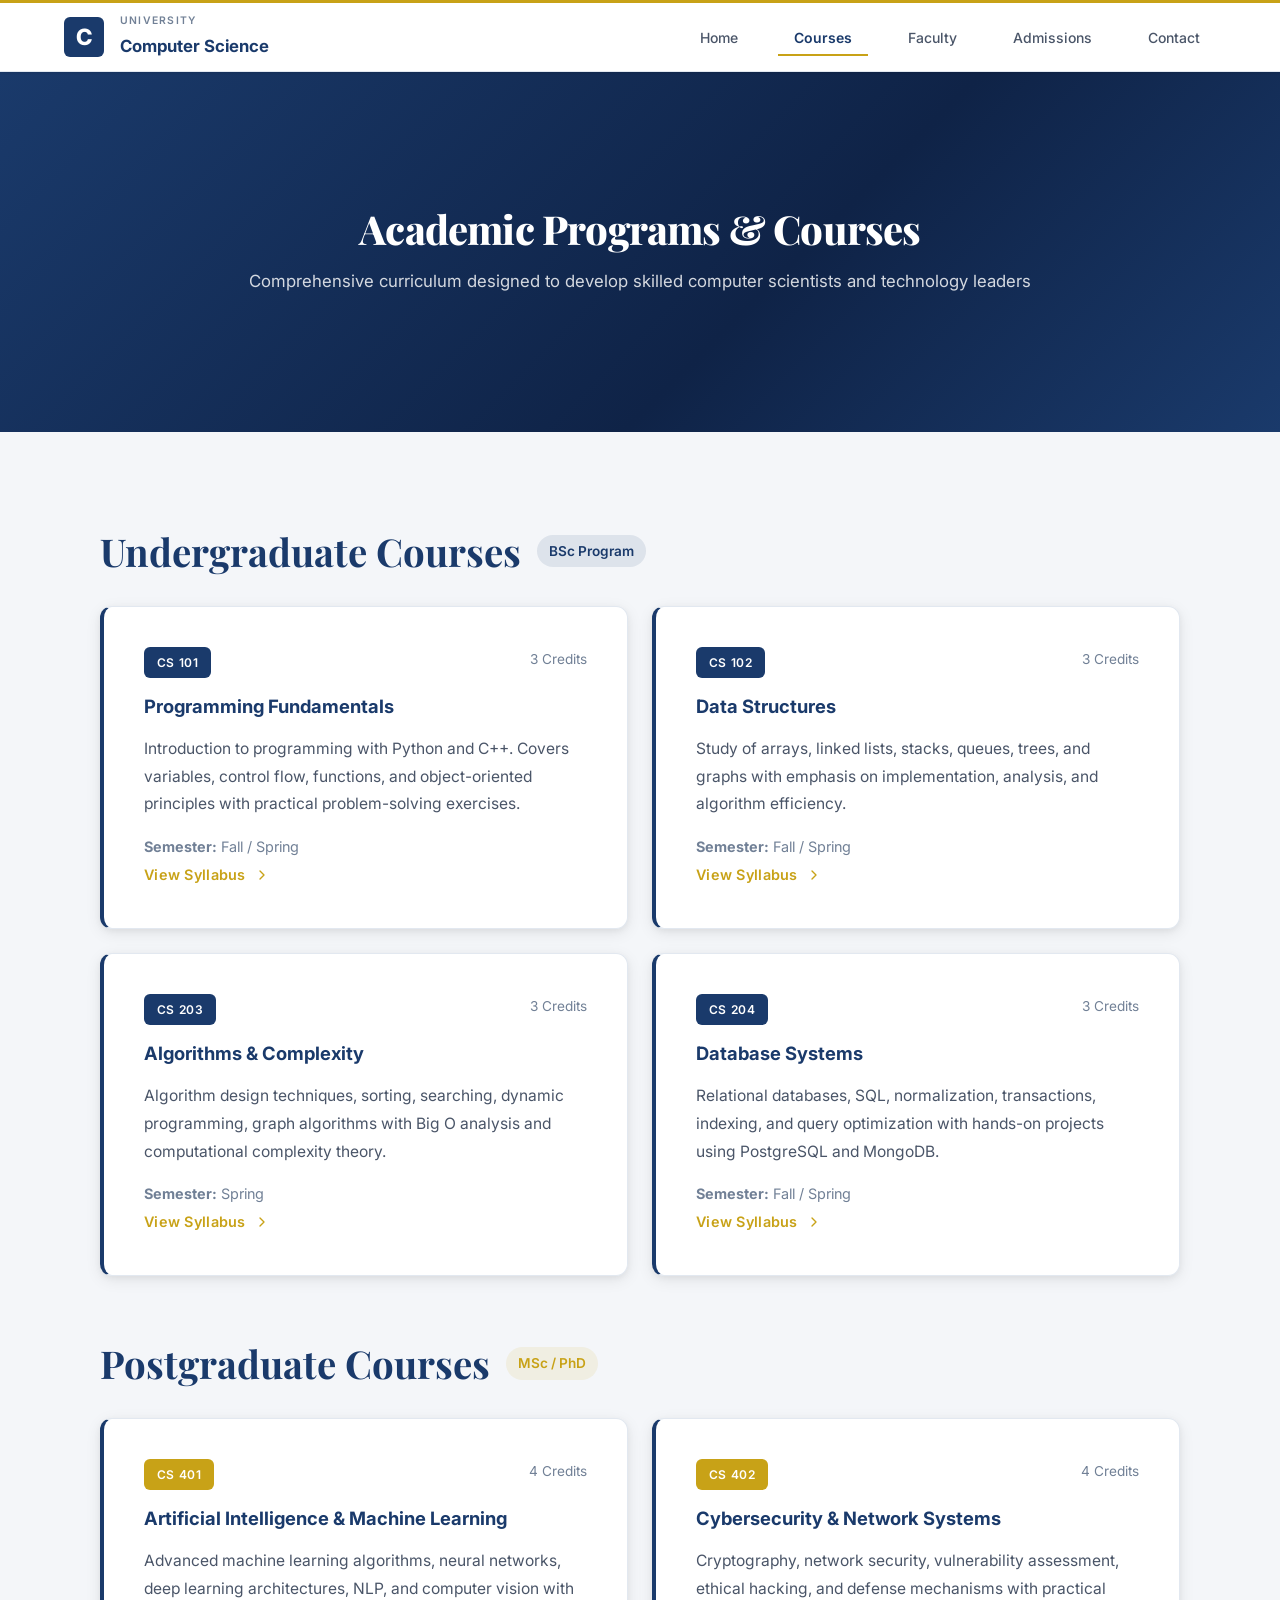
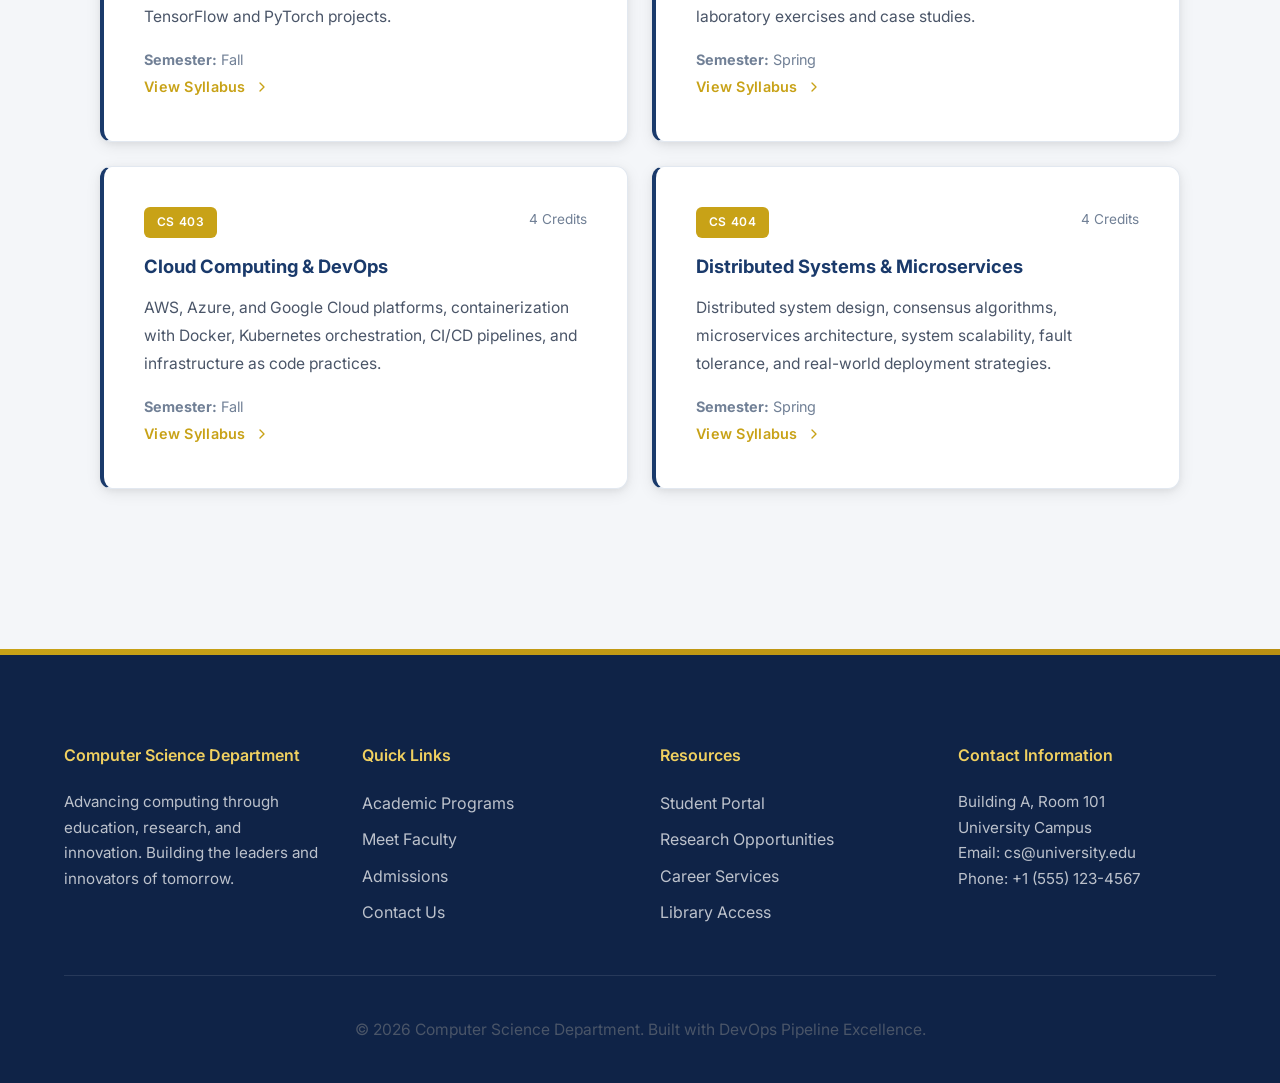
<file: pages/courses.html>
<!DOCTYPE html>
<html lang="en">
<head>
    <meta charset="UTF-8">
    <meta name="viewport" content="width=device-width, initial-scale=1.0">
    <title>Academic Programs & Courses - Computer Science Department</title>
    <link rel="stylesheet" href="../assets/css/style.css">
</head>
<body>
    <!-- Navigation -->
    <nav class="navbar">
        <div class="navbar-container">
            <a href="index.html" class="navbar-brand">
                <div class="navbar-logo">C</div>
                <div class="navbar-text">
                    <span class="navbar-university">University</span>
                    <span class="navbar-department">Computer Science</span>
                </div>
            </a>
            <ul class="navbar-menu">
                <li><a href="index.html" class="navbar-link">Home</a></li>
                <li><a href="courses.html" class="navbar-link nav-active">Courses</a></li>
                <li><a href="faculty.html" class="navbar-link">Faculty</a></li>
                <li><a href="admissions.html" class="navbar-link">Admissions</a></li>
                <li><a href="contact.html" class="navbar-link">Contact</a></li>
            </ul>
        </div>
    </nav>

    <!-- Hero Section -->
    <section class="hero-compact">
        <div class="hero-compact-content">
            <h1>Academic Programs & Courses</h1>
            <p>Comprehensive curriculum designed to develop skilled computer scientists and technology leaders</p>
        </div>
    </section>

    <!-- Courses Content -->
    <section class="section" style="background-color: var(--color-bg);">
        <div class="container">
            <!-- Undergraduate Courses -->
            <div style="margin-bottom: 4rem;">
                <div style="display: flex; align-items: center; gap: 1rem; margin-bottom: 2rem;">
                    <h2>Undergraduate Courses</h2>
                    <span style="font-size: 0.85rem; background: rgba(26, 58, 107, 0.1); color: var(--color-primary); padding: 0.25rem 0.75rem; border-radius: var(--radius-pill); font-weight: 600;">BSc Program</span>
                </div>
                <div class="grid-2">
                    <div class="card card-accent-left">
                        <div style="display: flex; justify-content: space-between; align-items: start; margin-bottom: 1rem;">
                            <span class="badge">CS 101</span>
                            <span style="font-size: 0.85rem; color: var(--color-text-muted);">3 Credits</span>
                        </div>
                        <h3>Programming Fundamentals</h3>
                        <p style="margin: 1rem 0;">Introduction to programming with Python and C++. Covers variables, control flow, functions, and object-oriented principles with practical problem-solving exercises.</p>
                        <p style="font-size: 0.9rem; color: var(--color-text-muted);"><strong>Semester:</strong> Fall / Spring</p>
                        <a href="#" class="btn-ghost">View Syllabus <svg width="16" height="16" viewBox="0 0 24 24" fill="none" stroke="currentColor" stroke-width="2" stroke-linecap="round" stroke-linejoin="round" aria-hidden="true"><path d="M9 18l6-6-6-6"></path></svg></a>
                    </div>
                    <div class="card card-accent-left">
                        <div style="display: flex; justify-content: space-between; align-items: start; margin-bottom: 1rem;">
                            <span class="badge">CS 102</span>
                            <span style="font-size: 0.85rem; color: var(--color-text-muted);">3 Credits</span>
                        </div>
                        <h3>Data Structures</h3>
                        <p style="margin: 1rem 0;">Study of arrays, linked lists, stacks, queues, trees, and graphs with emphasis on implementation, analysis, and algorithm efficiency.</p>
                        <p style="font-size: 0.9rem; color: var(--color-text-muted);"><strong>Semester:</strong> Fall / Spring</p>
                        <a href="#" class="btn-ghost">View Syllabus <svg width="16" height="16" viewBox="0 0 24 24" fill="none" stroke="currentColor" stroke-width="2" stroke-linecap="round" stroke-linejoin="round" aria-hidden="true"><path d="M9 18l6-6-6-6"></path></svg></a>
                    </div>
                    <div class="card card-accent-left">
                        <div style="display: flex; justify-content: space-between; align-items: start; margin-bottom: 1rem;">
                            <span class="badge">CS 203</span>
                            <span style="font-size: 0.85rem; color: var(--color-text-muted);">3 Credits</span>
                        </div>
                        <h3>Algorithms & Complexity</h3>
                        <p style="margin: 1rem 0;">Algorithm design techniques, sorting, searching, dynamic programming, graph algorithms with Big O analysis and computational complexity theory.</p>
                        <p style="font-size: 0.9rem; color: var(--color-text-muted);"><strong>Semester:</strong> Spring</p>
                        <a href="#" class="btn-ghost">View Syllabus <svg width="16" height="16" viewBox="0 0 24 24" fill="none" stroke="currentColor" stroke-width="2" stroke-linecap="round" stroke-linejoin="round" aria-hidden="true"><path d="M9 18l6-6-6-6"></path></svg></a>
                    </div>
                    <div class="card card-accent-left">
                        <div style="display: flex; justify-content: space-between; align-items: start; margin-bottom: 1rem;">
                            <span class="badge">CS 204</span>
                            <span style="font-size: 0.85rem; color: var(--color-text-muted);">3 Credits</span>
                        </div>
                        <h3>Database Systems</h3>
                        <p style="margin: 1rem 0;">Relational databases, SQL, normalization, transactions, indexing, and query optimization with hands-on projects using PostgreSQL and MongoDB.</p>
                        <p style="font-size: 0.9rem; color: var(--color-text-muted);"><strong>Semester:</strong> Fall / Spring</p>
                        <a href="#" class="btn-ghost">View Syllabus <svg width="16" height="16" viewBox="0 0 24 24" fill="none" stroke="currentColor" stroke-width="2" stroke-linecap="round" stroke-linejoin="round" aria-hidden="true"><path d="M9 18l6-6-6-6"></path></svg></a>
                    </div>
                </div>
            </div>

            <!-- Postgraduate Courses -->
            <div style="margin-bottom: 4rem;">
                <div style="display: flex; align-items: center; gap: 1rem; margin-bottom: 2rem;">
                    <h2>Postgraduate Courses</h2>
                    <span style="font-size: 0.85rem; background: rgba(200, 162, 23, 0.1); color: var(--color-accent); padding: 0.25rem 0.75rem; border-radius: var(--radius-pill); font-weight: 600;">MSc / PhD</span>
                </div>
                <div class="grid-2">
                    <div class="card card-accent-left">
                        <div style="display: flex; justify-content: space-between; align-items: start; margin-bottom: 1rem;">
                            <span class="badge badge-accent">CS 401</span>
                            <span style="font-size: 0.85rem; color: var(--color-text-muted);">4 Credits</span>
                        </div>
                        <h3>Artificial Intelligence & Machine Learning</h3>
                        <p style="margin: 1rem 0;">Advanced machine learning algorithms, neural networks, deep learning architectures, NLP, and computer vision with TensorFlow and PyTorch projects.</p>
                        <p style="font-size: 0.9rem; color: var(--color-text-muted);"><strong>Semester:</strong> Fall</p>
                        <a href="#" class="btn-ghost">View Syllabus <svg width="16" height="16" viewBox="0 0 24 24" fill="none" stroke="currentColor" stroke-width="2" stroke-linecap="round" stroke-linejoin="round" aria-hidden="true"><path d="M9 18l6-6-6-6"></path></svg></a>
                    </div>
                    <div class="card card-accent-left">
                        <div style="display: flex; justify-content: space-between; align-items: start; margin-bottom: 1rem;">
                            <span class="badge badge-accent">CS 402</span>
                            <span style="font-size: 0.85rem; color: var(--color-text-muted);">4 Credits</span>
                        </div>
                        <h3>Cybersecurity & Network Systems</h3>
                        <p style="margin: 1rem 0;">Cryptography, network security, vulnerability assessment, ethical hacking, and defense mechanisms with practical laboratory exercises and case studies.</p>
                        <p style="font-size: 0.9rem; color: var(--color-text-muted);"><strong>Semester:</strong> Spring</p>
                        <a href="#" class="btn-ghost">View Syllabus <svg width="16" height="16" viewBox="0 0 24 24" fill="none" stroke="currentColor" stroke-width="2" stroke-linecap="round" stroke-linejoin="round" aria-hidden="true"><path d="M9 18l6-6-6-6"></path></svg></a>
                    </div>
                    <div class="card card-accent-left">
                        <div style="display: flex; justify-content: space-between; align-items: start; margin-bottom: 1rem;">
                            <span class="badge badge-accent">CS 403</span>
                            <span style="font-size: 0.85rem; color: var(--color-text-muted);">4 Credits</span>
                        </div>
                        <h3>Cloud Computing & DevOps</h3>
                        <p style="margin: 1rem 0;">AWS, Azure, and Google Cloud platforms, containerization with Docker, Kubernetes orchestration, CI/CD pipelines, and infrastructure as code practices.</p>
                        <p style="font-size: 0.9rem; color: var(--color-text-muted);"><strong>Semester:</strong> Fall</p>
                        <a href="#" class="btn-ghost">View Syllabus <svg width="16" height="16" viewBox="0 0 24 24" fill="none" stroke="currentColor" stroke-width="2" stroke-linecap="round" stroke-linejoin="round" aria-hidden="true"><path d="M9 18l6-6-6-6"></path></svg></a>
                    </div>
                    <div class="card card-accent-left">
                        <div style="display: flex; justify-content: space-between; align-items: start; margin-bottom: 1rem;">
                            <span class="badge badge-accent">CS 404</span>
                            <span style="font-size: 0.85rem; color: var(--color-text-muted);">4 Credits</span>
                        </div>
                        <h3>Distributed Systems & Microservices</h3>
                        <p style="margin: 1rem 0;">Distributed system design, consensus algorithms, microservices architecture, system scalability, fault tolerance, and real-world deployment strategies.</p>
                        <p style="font-size: 0.9rem; color: var(--color-text-muted);"><strong>Semester:</strong> Spring</p>
                        <a href="#" class="btn-ghost">View Syllabus <svg width="16" height="16" viewBox="0 0 24 24" fill="none" stroke="currentColor" stroke-width="2" stroke-linecap="round" stroke-linejoin="round" aria-hidden="true"><path d="M9 18l6-6-6-6"></path></svg></a>
                    </div>
                </div>
            </div>
        </div>
    </section>

    <!-- Footer -->
    <footer class="footer">
        <div class="footer-container">
            <div class="footer-grid">
                <div class="footer-section">
                    <h4>Computer Science Department</h4>
                    <p>Advancing computing through education, research, and innovation. Building the leaders and innovators of tomorrow.</p>
                </div>
                <div class="footer-section">
                    <h4>Quick Links</h4>
                    <ul>
                        <li><a href="courses.html">Academic Programs</a></li>
                        <li><a href="faculty.html">Meet Faculty</a></li>
                        <li><a href="admissions.html">Admissions</a></li>
                        <li><a href="contact.html">Contact Us</a></li>
                    </ul>
                </div>
                <div class="footer-section">
                    <h4>Resources</h4>
                    <ul>
                        <li><a href="#">Student Portal</a></li>
                        <li><a href="#">Research Opportunities</a></li>
                        <li><a href="#">Career Services</a></li>
                        <li><a href="#">Library Access</a></li>
                    </ul>
                </div>
                <div class="footer-section">
                    <h4>Contact Information</h4>
                    <p>Building A, Room 101<br>University Campus<br>Email: cs@university.edu<br>Phone: +1 (555) 123-4567</p>
                </div>
            </div>
            <div class="footer-bottom">
                <p>&copy; 2026 Computer Science Department. Built with DevOps Pipeline Excellence.</p>
            </div>
        </div>
    </footer>
</body>
</html>
</file>
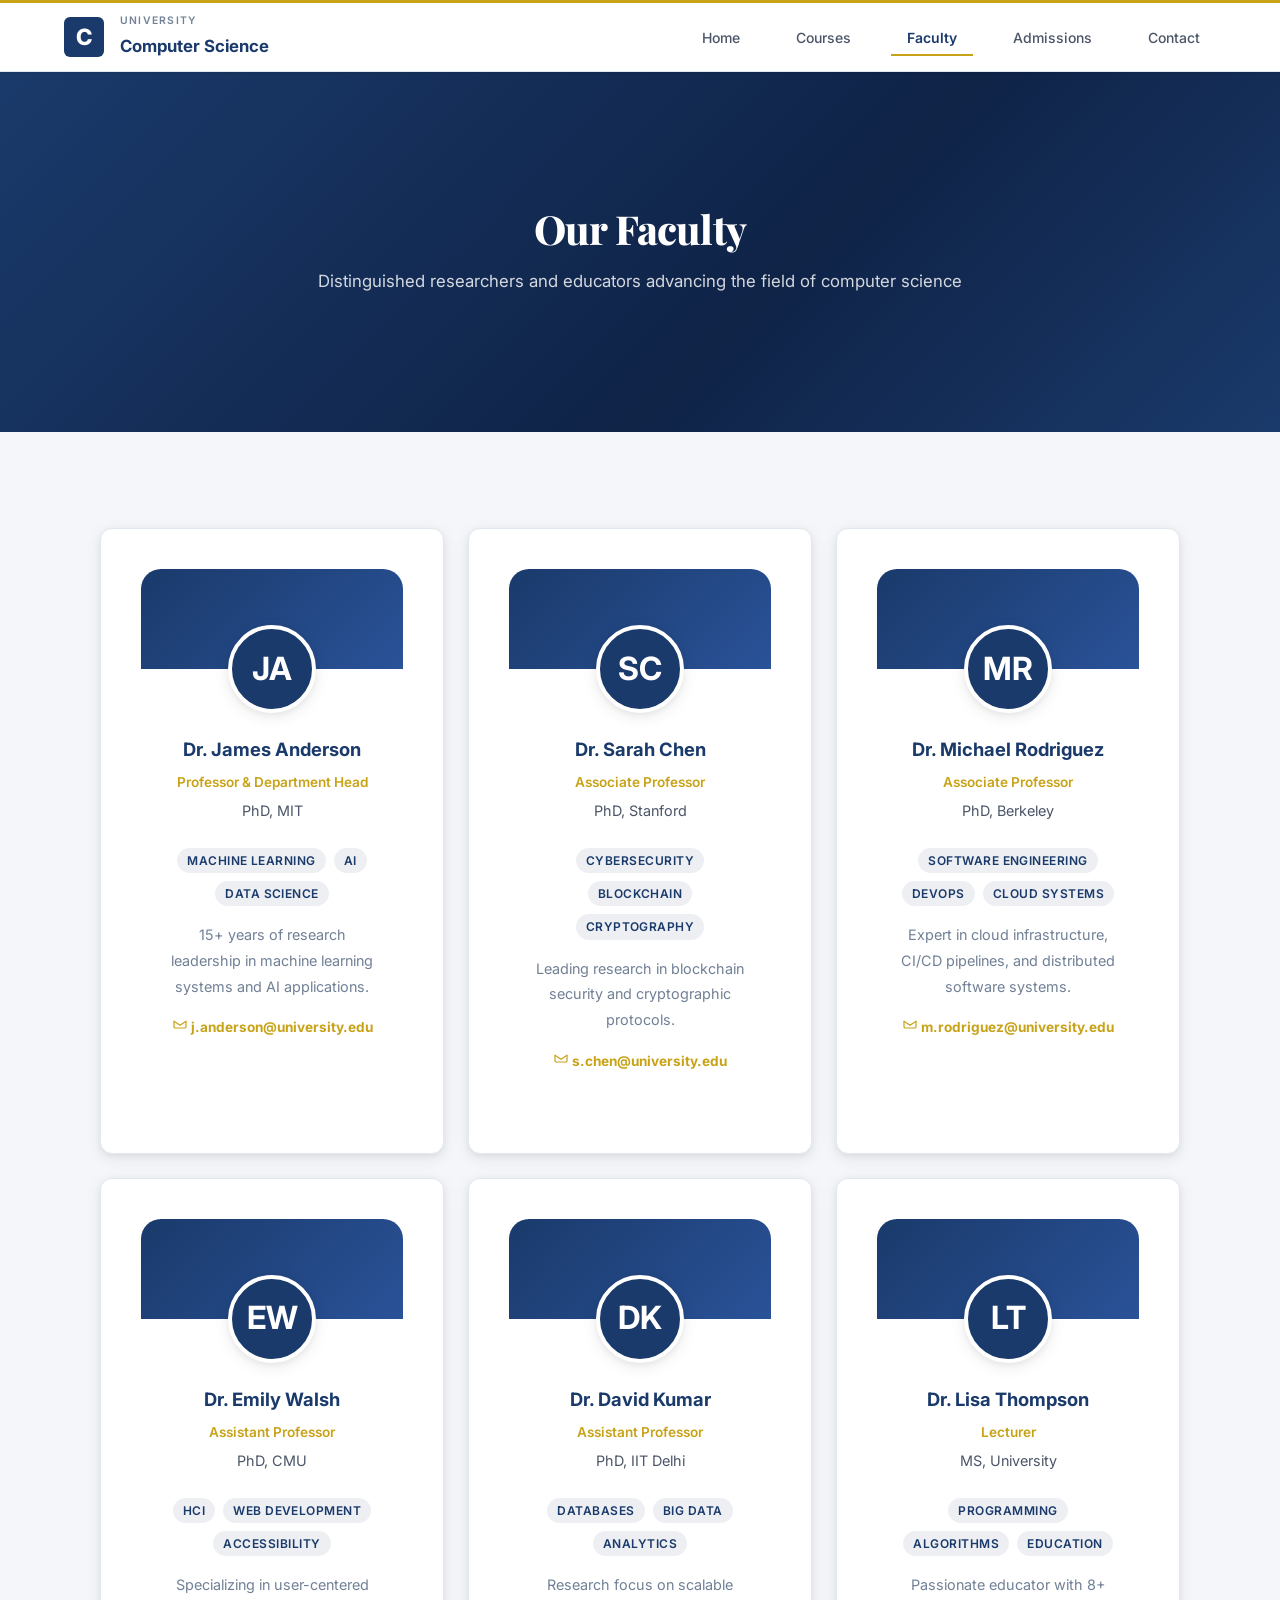
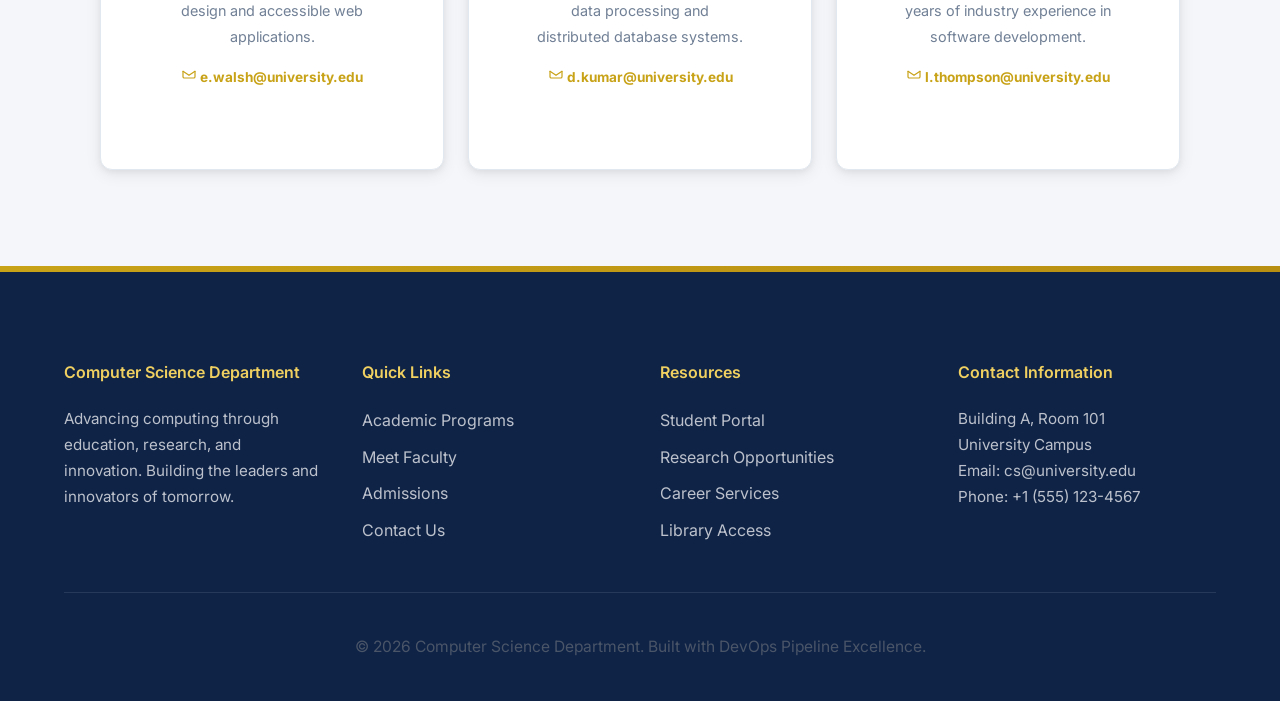
<file: pages/faculty.html>
<!DOCTYPE html>
<html lang="en">
<head>
    <meta charset="UTF-8">
    <meta name="viewport" content="width=device-width, initial-scale=1.0">
    <title>Faculty - Computer Science Department</title>
    <link rel="stylesheet" href="../assets/css/style.css">
</head>
<body>
    <!-- Navigation -->
    <nav class="navbar">
        <div class="navbar-container">
            <a href="index.html" class="navbar-brand">
                <div class="navbar-logo">C</div>
                <div class="navbar-text">
                    <span class="navbar-university">University</span>
                    <span class="navbar-department">Computer Science</span>
                </div>
            </a>
            <ul class="navbar-menu">
                <li><a href="index.html" class="navbar-link">Home</a></li>
                <li><a href="courses.html" class="navbar-link">Courses</a></li>
                <li><a href="faculty.html" class="navbar-link nav-active">Faculty</a></li>
                <li><a href="admissions.html" class="navbar-link">Admissions</a></li>
                <li><a href="contact.html" class="navbar-link">Contact</a></li>
            </ul>
        </div>
    </nav>

    <!-- Hero Section -->
    <section class="hero-compact">
        <div class="hero-compact-content">
            <h1>Our Faculty</h1>
            <p>Distinguished researchers and educators advancing the field of computer science</p>
        </div>
    </section>

    <!-- Faculty Grid -->
    <section class="section" style="background-color: var(--color-bg);">
        <div class="container">
            <div class="grid-3">
                <!-- Faculty 1 -->
                <div class="card" style="overflow: hidden;">
                    <div class="faculty-header"></div>
                    <div class="faculty-avatar">JA</div>
                    <div style="text-align: center; padding: 0 var(--space-md) var(--space-lg);">
                        <h3 class="faculty-name">Dr. James Anderson</h3>
                        <p class="faculty-title">Professor & Department Head</p>
                        <p style="font-size: 0.9rem; color: var(--color-text-secondary); margin-bottom: 1rem;">PhD, MIT</p>
                        <div class="faculty-tags">
                            <span class="tag">Machine Learning</span>
                            <span class="tag">AI</span>
                            <span class="tag">Data Science</span>
                        </div>
                        <p style="font-size: 0.9rem; color: var(--color-text-muted); margin-top: 1rem;">15+ years of research leadership in machine learning systems and AI applications.</p>
                        <p style="font-size: 0.85rem; margin-top: 1rem; color: var(--color-accent);"><strong><svg width="16" height="16" viewBox="0 0 24 24" fill="none" stroke="currentColor" stroke-width="1.8" stroke-linecap="round" stroke-linejoin="round" aria-hidden="true"><path d="M3 8l9 6 9-6"></path><path d="M21 8v8a2 2 0 0 1-2 2H5a2 2 0 0 1-2-2V8"></path></svg> j.anderson@university.edu</strong></p>
                    </div>
                </div>

                <!-- Faculty 2 -->
                <div class="card" style="overflow: hidden;">
                    <div class="faculty-header"></div>
                    <div class="faculty-avatar">SC</div>
                    <div style="text-align: center; padding: 0 var(--space-md) var(--space-lg);">
                        <h3 class="faculty-name">Dr. Sarah Chen</h3>
                        <p class="faculty-title">Associate Professor</p>
                        <p style="font-size: 0.9rem; color: var(--color-text-secondary); margin-bottom: 1rem;">PhD, Stanford</p>
                        <div class="faculty-tags">
                            <span class="tag">Cybersecurity</span>
                            <span class="tag">Blockchain</span>
                            <span class="tag">Cryptography</span>
                        </div>
                        <p style="font-size: 0.9rem; color: var(--color-text-muted); margin-top: 1rem;">Leading research in blockchain security and cryptographic protocols.</p>
                        <p style="font-size: 0.85rem; margin-top: 1rem; color: var(--color-accent);"><strong><svg width="16" height="16" viewBox="0 0 24 24" fill="none" stroke="currentColor" stroke-width="1.8" stroke-linecap="round" stroke-linejoin="round" aria-hidden="true"><path d="M3 8l9 6 9-6"></path><path d="M21 8v8a2 2 0 0 1-2 2H5a2 2 0 0 1-2-2V8"></path></svg> s.chen@university.edu</strong></p>
                    </div>
                </div>

                <!-- Faculty 3 -->
                <div class="card" style="overflow: hidden;">
                    <div class="faculty-header"></div>
                    <div class="faculty-avatar">MR</div>
                    <div style="text-align: center; padding: 0 var(--space-md) var(--space-lg);">
                        <h3 class="faculty-name">Dr. Michael Rodriguez</h3>
                        <p class="faculty-title">Associate Professor</p>
                        <p style="font-size: 0.9rem; color: var(--color-text-secondary); margin-bottom: 1rem;">PhD, Berkeley</p>
                        <div class="faculty-tags">
                            <span class="tag">Software Engineering</span>
                            <span class="tag">DevOps</span>
                            <span class="tag">Cloud Systems</span>
                        </div>
                        <p style="font-size: 0.9rem; color: var(--color-text-muted); margin-top: 1rem;">Expert in cloud infrastructure, CI/CD pipelines, and distributed software systems.</p>
                        <p style="font-size: 0.85rem; margin-top: 1rem; color: var(--color-accent);"><strong><svg width="16" height="16" viewBox="0 0 24 24" fill="none" stroke="currentColor" stroke-width="1.8" stroke-linecap="round" stroke-linejoin="round" aria-hidden="true"><path d="M3 8l9 6 9-6"></path><path d="M21 8v8a2 2 0 0 1-2 2H5a2 2 0 0 1-2-2V8"></path></svg> m.rodriguez@university.edu</strong></p>
                    </div>
                </div>

                <!-- Faculty 4 -->
                <div class="card" style="overflow: hidden;">
                    <div class="faculty-header"></div>
                    <div class="faculty-avatar">EW</div>
                    <div style="text-align: center; padding: 0 var(--space-md) var(--space-lg);">
                        <h3 class="faculty-name">Dr. Emily Walsh</h3>
                        <p class="faculty-title">Assistant Professor</p>
                        <p style="font-size: 0.9rem; color: var(--color-text-secondary); margin-bottom: 1rem;">PhD, CMU</p>
                        <div class="faculty-tags">
                            <span class="tag">HCI</span>
                            <span class="tag">Web Development</span>
                            <span class="tag">Accessibility</span>
                        </div>
                        <p style="font-size: 0.9rem; color: var(--color-text-muted); margin-top: 1rem;">Specializing in user-centered design and accessible web applications.</p>
                        <p style="font-size: 0.85rem; margin-top: 1rem; color: var(--color-accent);"><strong><svg width="16" height="16" viewBox="0 0 24 24" fill="none" stroke="currentColor" stroke-width="1.8" stroke-linecap="round" stroke-linejoin="round" aria-hidden="true"><path d="M3 8l9 6 9-6"></path><path d="M21 8v8a2 2 0 0 1-2 2H5a2 2 0 0 1-2-2V8"></path></svg> e.walsh@university.edu</strong></p>
                    </div>
                </div>

                <!-- Faculty 5 -->
                <div class="card" style="overflow: hidden;">
                    <div class="faculty-header"></div>
                    <div class="faculty-avatar">DK</div>
                    <div style="text-align: center; padding: 0 var(--space-md) var(--space-lg);">
                        <h3 class="faculty-name">Dr. David Kumar</h3>
                        <p class="faculty-title">Assistant Professor</p>
                        <p style="font-size: 0.9rem; color: var(--color-text-secondary); margin-bottom: 1rem;">PhD, IIT Delhi</p>
                        <div class="faculty-tags">
                            <span class="tag">Databases</span>
                            <span class="tag">Big Data</span>
                            <span class="tag">Analytics</span>
                        </div>
                        <p style="font-size: 0.9rem; color: var(--color-text-muted); margin-top: 1rem;">Research focus on scalable data processing and distributed database systems.</p>
                        <p style="font-size: 0.85rem; margin-top: 1rem; color: var(--color-accent);"><strong><svg width="16" height="16" viewBox="0 0 24 24" fill="none" stroke="currentColor" stroke-width="1.8" stroke-linecap="round" stroke-linejoin="round" aria-hidden="true"><path d="M3 8l9 6 9-6"></path><path d="M21 8v8a2 2 0 0 1-2 2H5a2 2 0 0 1-2-2V8"></path></svg> d.kumar@university.edu</strong></p>
                    </div>
                </div>

                <!-- Faculty 6 -->
                <div class="card" style="overflow: hidden;">
                    <div class="faculty-header"></div>
                    <div class="faculty-avatar">LT</div>
                    <div style="text-align: center; padding: 0 var(--space-md) var(--space-lg);">
                        <h3 class="faculty-name">Dr. Lisa Thompson</h3>
                        <p class="faculty-title">Lecturer</p>
                        <p style="font-size: 0.9rem; color: var(--color-text-secondary); margin-bottom: 1rem;">MS, University</p>
                        <div class="faculty-tags">
                            <span class="tag">Programming</span>
                            <span class="tag">Algorithms</span>
                            <span class="tag">Education</span>
                        </div>
                        <p style="font-size: 0.9rem; color: var(--color-text-muted); margin-top: 1rem;">Passionate educator with 8+ years of industry experience in software development.</p>
                        <p style="font-size: 0.85rem; margin-top: 1rem; color: var(--color-accent);"><strong><svg width="16" height="16" viewBox="0 0 24 24" fill="none" stroke="currentColor" stroke-width="1.8" stroke-linecap="round" stroke-linejoin="round" aria-hidden="true"><path d="M3 8l9 6 9-6"></path><path d="M21 8v8a2 2 0 0 1-2 2H5a2 2 0 0 1-2-2V8"></path></svg> l.thompson@university.edu</strong></p>
                    </div>
                </div>
            </div>
        </div>
    </section>

    <!-- Footer -->
    <footer class="footer">
        <div class="footer-container">
            <div class="footer-grid">
                <div class="footer-section">
                    <h4>Computer Science Department</h4>
                    <p>Advancing computing through education, research, and innovation. Building the leaders and innovators of tomorrow.</p>
                </div>
                <div class="footer-section">
                    <h4>Quick Links</h4>
                    <ul>
                        <li><a href="courses.html">Academic Programs</a></li>
                        <li><a href="faculty.html">Meet Faculty</a></li>
                        <li><a href="admissions.html">Admissions</a></li>
                        <li><a href="contact.html">Contact Us</a></li>
                    </ul>
                </div>
                <div class="footer-section">
                    <h4>Resources</h4>
                    <ul>
                        <li><a href="#">Student Portal</a></li>
                        <li><a href="#">Research Opportunities</a></li>
                        <li><a href="#">Career Services</a></li>
                        <li><a href="#">Library Access</a></li>
                    </ul>
                </div>
                <div class="footer-section">
                    <h4>Contact Information</h4>
                    <p>Building A, Room 101<br>University Campus<br>Email: cs@university.edu<br>Phone: +1 (555) 123-4567</p>
                </div>
            </div>
            <div class="footer-bottom">
                <p>&copy; 2026 Computer Science Department. Built with DevOps Pipeline Excellence.</p>
            </div>
        </div>
    </footer>
</body>
</html>
</file>
<file: assets/css/style.css>
/* ========================================
  DESIGN SYSTEM — ENTERPRISE UNIVERSITY PORTAL
  ======================================== */

/* Google Fonts */
@import url("https://fonts.googleapis.com/css2?family=Inter:wght@300;400;500;600;700;800&family=Playfair+Display:wght@700;800&display=swap");

/* 1. CSS RESET & BOX SIZING */
* {
  margin: 0;
  padding: 0;
  box-sizing: border-box;
}

html {
  scroll-behavior: smooth;
}

/* 2. ROOT — DESIGN TOKENS */
:root {
  /* Color Palette */
  --color-primary: #1a3a6b;
  --color-primary-dark: #0f2347;
  --color-accent: #c8a217;
  --color-accent-light: #f0d060;
  --color-bg: #f4f6f9;
  --color-surface: #ffffff;
  --color-text-primary: #1a1a2e;
  --color-text-secondary: #4a5568;
  --color-text-muted: #718096;
  --color-border: #e2e8f0;
  --color-gradient-hero: linear-gradient(
    135deg,
    #1a3a6b 0%,
    #0f2347 60%,
    #1a3a6b 100%
  );

  /* Spacing System (8px base) */
  --space-xs: 0.5rem;
  --space-sm: 1rem;
  --space-md: 1.5rem;
  --space-lg: 2.5rem;
  --space-xl: 4rem;
  --space-2xl: 6rem;

  /* Shadows */
  --shadow-sm: 0 1px 3px rgba(0, 0, 0, 0.07), 0 1px 2px rgba(0, 0, 0, 0.04);
  --shadow-md: 0 4px 16px rgba(0, 0, 0, 0.08), 0 2px 6px rgba(0, 0, 0, 0.05);
  --shadow-lg: 0 10px 40px rgba(0, 0, 0, 0.12), 0 4px 12px rgba(0, 0, 0, 0.06);
  --shadow-card-hover: 0 16px 48px rgba(26, 58, 107, 0.15);

  /* Border Radius */
  --radius-sm: 6px;
  --radius-md: 12px;
  --radius-lg: 20px;
  --radius-pill: 999px;

  /* Transitions */
  --transition-fast: 0.18s ease;
  --transition-base: 0.28s ease;
  --transition-slow: 0.4s ease;

  /* Typography */
  --font-sans: "Inter", system-ui, -apple-system, sans-serif;
  --font-serif: "Playfair Display", Georgia, serif;
}

/* 3. BASE TYPOGRAPHY */
body {
  font-family: var(--font-sans);
  font-size: 16px;
  font-weight: 400;
  line-height: 1.78;
  color: var(--color-text-primary);
  -webkit-font-smoothing: antialiased;
  background-color: var(--color-bg);
  overflow-x: hidden;
}

h1,
h2,
h3,
h4,
h5,
h6 {
  color: var(--color-primary);
  font-weight: 700;
  line-height: 1.25;
}

/* Hero H1 (serif) */
.hero-full h1,
.hero-compact h1,
.hero h1 {
  font-family: var(--font-serif);
  font-size: clamp(2.4rem, 5vw, 3.8rem);
  font-weight: 800;
  line-height: 1.1;
  letter-spacing: -0.02em;
}

/* Section H2 (serif) */
.section-header h2,
h2 {
  font-family: var(--font-serif);
  font-size: clamp(1.75rem, 3vw, 2.4rem);
  font-weight: 700;
  line-height: 1.2;
}

/* H3 card titles (sans) */
h3 {
  font-family: var(--font-sans);
  font-size: 1.15rem;
  font-weight: 700;
  line-height: 1.35;
}

/* H4 */
h4 {
  font-family: var(--font-sans);
  font-size: 1rem;
  font-weight: 600;
}

p {
  font-family: var(--font-sans);
  font-size: 0.975rem;
  line-height: 1.78;
  color: var(--color-text-secondary);
}

a {
  color: var(--color-accent);
  text-decoration: none;
  transition:
    color var(--transition-fast),
    border-color var(--transition-fast);
}

a:hover {
  color: var(--color-accent-light);
}

/* 4. LAYOUT UTILITIES */
.container {
  width: 100%;
  max-width: 1160px;
  margin-left: auto;
  margin-right: auto;
  padding-left: 2.5rem;
  padding-right: 2.5rem;
  box-sizing: border-box;
}
@media (max-width: 768px) {
  .container {
    padding-left: 1.25rem;
    padding-right: 1.25rem;
  }
}

.section {
  padding: var(--space-2xl) 0;
}

.section-header {
  text-align: center;
  max-width: 620px;
  margin: 0 auto 3.5rem;
}
.section-header--left {
  text-align: left;
  margin-left: 0;
}
.section-header::before {
  content: "";
  display: block;
  width: 36px;
  height: 3px;
  background: var(--color-accent);
  border-radius: 2px;
  margin: 0 auto 0.75rem;
}
.section-header--left::before {
  margin: 0 0 0.75rem;
}

.eyebrow-label {
  font-family: var(--font-sans);
  font-size: 0.72rem;
  font-weight: 700;
  letter-spacing: 0.14em;
  text-transform: uppercase;
  color: var(--color-accent);
  display: block;
  margin-bottom: var(--space-sm);
}

.grid-2 {
  display: grid;
  grid-template-columns: repeat(2, 1fr);
  gap: var(--space-md);
}

.grid-3 {
  display: grid;
  grid-template-columns: repeat(3, 1fr);
  gap: var(--space-md);
}

.grid-4 {
  display: grid;
  grid-template-columns: repeat(4, 1fr);
  gap: var(--space-md);
}

.flex-center {
  display: flex;
  align-items: center;
  justify-content: center;
}

.flex-between {
  display: flex;
  align-items: center;
  justify-content: space-between;
}

/* 5. NAVIGATION BAR */
.navbar {
  position: sticky;
  top: 0;
  z-index: 1000;
  background-color: var(--color-surface);
  border-bottom: 1px solid var(--color-border);
  box-shadow: var(--shadow-sm);
  height: 72px;
  border-top: 3px solid var(--color-accent);
}

.navbar-container {
  max-width: 1200px;
  margin: 0 auto;
  padding: 0 var(--space-md);
  height: 100%;
  display: flex;
  align-items: center;
  justify-content: space-between;
}

.navbar-brand {
  display: flex;
  align-items: center;
  gap: var(--space-sm);
  text-decoration: none;
  color: var(--color-primary);
}

.navbar-logo {
  width: 40px;
  height: 40px;
  background-color: var(--color-primary);
  border-radius: var(--radius-sm);
  display: flex;
  align-items: center;
  justify-content: center;
  color: white;
  font-weight: 800;
  font-size: 1.4rem;
}

.navbar-text {
  display: flex;
  flex-direction: column;
  gap: 2px;
}

.navbar-university {
  font-size: 0.65rem;
  font-weight: 600;
  text-transform: uppercase;
  letter-spacing: 0.12em;
  color: var(--color-text-muted);
}

.navbar-department {
  font-size: 1.05rem;
  font-weight: 700;
  color: var(--color-primary);
}

.navbar-menu {
  display: flex;
  list-style: none;
  gap: var(--space-md);
}

.navbar-link {
  font-family: var(--font-sans);
  font-size: 0.875rem;
  font-weight: 500;
  color: var(--color-text-secondary);
  padding: 0.5rem 1rem;
  border-bottom: 2px solid transparent;
  transition: all var(--transition-fast);
}

.navbar-link:hover {
  color: var(--color-primary);
  border-bottom-color: var(--color-accent);
}

.navbar-link.nav-active {
  color: var(--color-primary);
  border-bottom-color: var(--color-accent);
  font-weight: 600;
}

/* 6. BUTTONS */
.btn-primary {
  background-color: var(--color-accent);
  color: #fff;
  padding: 0.85rem 2rem;
  border-radius: var(--radius-pill);
  border: none;
  font-family: var(--font-sans);
  font-size: 0.9rem;
  font-weight: 600;
  letter-spacing: 0.02em;
  cursor: pointer;
  box-shadow: 0 4px 16px rgba(200, 162, 23, 0.4);
  transition:
    background-color var(--transition-base),
    transform var(--transition-base),
    box-shadow var(--transition-base);
}

.btn-primary:hover {
  background-color: var(--color-accent-light);
  transform: translateY(-2px);
  box-shadow: 0 6px 20px rgba(200, 162, 23, 0.5);
}

.btn-primary:focus-visible {
  outline: 2px solid var(--color-primary);
  outline-offset: 2px;
}

.btn-secondary {
  background-color: transparent;
  color: #fff;
  border: 2px solid rgba(255, 255, 255, 0.5);
  padding: 0.85rem 2rem;
  border-radius: var(--radius-pill);
  font-weight: 600;
  cursor: pointer;
  transition: all var(--transition-base);
}

.btn-secondary:hover {
  border-color: #fff;
  background-color: rgba(255, 255, 255, 0.08);
}

.btn-ghost {
  background-color: transparent;
  color: var(--color-accent);
  border: none;
  font-family: var(--font-sans);
  font-size: 0.9rem;
  font-weight: 600;
  letter-spacing: 0.02em;
  cursor: pointer;
  transition: color var(--transition-fast);
  display: inline-flex;
  align-items: center;
  gap: 0.5rem;
}

.btn-ghost:hover {
  color: var(--color-accent-light);
}

/* 7. CARDS */
.card {
  background-color: var(--color-surface);
  border: 1px solid var(--color-border);
  border-radius: var(--radius-md);
  padding: var(--space-lg);
  box-shadow: var(--shadow-md);
  transition:
    transform var(--transition-base),
    box-shadow var(--transition-base);
}

.card:hover {
  transform: translateY(-4px);
  box-shadow: var(--shadow-card-hover);
}

.card-accent-top {
  border-top: 4px solid var(--color-primary);
}

.card-accent-left {
  border-left: 4px solid var(--color-primary);
}

/* Left accent variant with large colored stripe on hover */
.card-left-border {
  position: relative;
  padding-left: calc(var(--space-lg) + 6px);
  border-left: 6px solid transparent;
}
.card-left-border::before {
  content: "";
  position: absolute;
  left: 0;
  top: 0;
  bottom: 0;
  width: 6px;
  background: linear-gradient(180deg, var(--color-accent), #b98f12);
  border-top-left-radius: var(--radius-md);
  border-bottom-left-radius: var(--radius-md);
  transform-origin: left;
  transition:
    transform var(--transition-base),
    opacity var(--transition-base);
  opacity: 0.9;
}
.card-left-border:hover::before {
  transform: scaleY(1.02);
  opacity: 1;
}

.card-icon {
  width: 48px;
  height: 48px;
  background-color: rgba(26, 58, 107, 0.07);
  border-radius: 50%;
  display: flex;
  align-items: center;
  justify-content: center;
  margin-bottom: var(--space-md);
  font-size: 1.8rem;
}

/* 8. BADGES & TAGS */
.badge {
  display: inline-block;
  background-color: var(--color-primary);
  color: #fff;
  padding: 0.3rem 0.8rem;
  border-radius: var(--radius-sm);
  font-size: 0.75rem;
  font-weight: 600;
  text-transform: uppercase;
  letter-spacing: 0.05em;
}

.badge-accent {
  background-color: var(--color-accent);
}

.tag {
  display: inline-block;
  background-color: rgba(26, 58, 107, 0.08);
  color: var(--color-primary);
  padding: 2px 10px;
  border-radius: var(--radius-pill);
  font-size: 0.75rem;
  font-weight: 600;
  text-transform: uppercase;
  letter-spacing: 0.04em;
}

/* 9. HERO SECTIONS */
.hero-full {
  position: relative;
  min-height: 88vh;
  background: var(--color-gradient-hero);
  overflow: hidden;
  display: flex;
  align-items: center;
  justify-content: center;
  padding: var(--space-xl) var(--space-md);
}

.hero-full::before {
  content: "";
  position: absolute;
  inset: 0;
  background-image:
    linear-gradient(
      45deg,
      transparent 48%,
      rgba(255, 255, 255, 0.04) 49%,
      rgba(255, 255, 255, 0.04) 51%,
      transparent 52%
    ),
    linear-gradient(
      -45deg,
      transparent 48%,
      rgba(255, 255, 255, 0.04) 49%,
      rgba(255, 255, 255, 0.04) 51%,
      transparent 52%
    );
  background-size: 80px 80px;
  background-position: 0 0;
  pointer-events: none;
}

.hero-full::after {
  content: "";
  position: absolute;
  inset: 0;
  background:
    radial-gradient(
      600px 300px at 10% 20%,
      rgba(255, 255, 255, 0.06),
      transparent 20%
    ),
    radial-gradient(
      500px 260px at 90% 80%,
      rgba(0, 0, 0, 0.12),
      transparent 30%
    );
  mix-blend-mode: overlay;
  pointer-events: none;
}

.hero-full-content {
  position: relative;
  z-index: 1;
  text-align: center;
  max-width: 760px;
  color: #fff;
}

.hero-full h1 {
  color: #fff;
  text-shadow: 0 2px 20px rgba(0, 0, 0, 0.25);
  font-size: 3.5rem;
  margin-bottom: var(--space-md);
}

.hero-full .eyebrow-label {
  color: var(--color-accent-light);
}

.hero-full p {
  color: rgba(255, 255, 255, 0.82);
  font-size: 1.15rem;
  line-height: 1.8;
  margin-bottom: var(--space-lg);
}

.hero-full-buttons {
  display: flex;
  gap: var(--space-md);
  justify-content: center;
  flex-wrap: wrap;
}

.hero-scroll {
  position: absolute;
  bottom: 2rem;
  left: 50%;
  transform: translateX(-50%);
  z-index: 2;
  animation: bounce 2s infinite;
}

@keyframes bounce {
  0%,
  100% {
    transform: translateX(-50%) translateY(0);
  }
  50% {
    transform: translateX(-50%) translateY(8px);
  }
}

.hero-scroll svg {
  width: 24px;
  height: 24px;
  stroke: white;
  stroke-width: 2;
  fill: none;
}

.hero-compact {
  min-height: 360px;
  background: var(--color-gradient-hero);
  display: flex;
  align-items: center;
  justify-content: center;
  padding: var(--space-lg) var(--space-md);
}

.hero-compact-content {
  text-align: center;
  color: #fff;
}

.hero-compact h1 {
  color: #fff;
  font-size: 2.5rem;
  margin-bottom: var(--space-sm);
}

.hero-compact p {
  color: rgba(255, 255, 255, 0.82);
  font-size: 1.05rem;
}

/* 10. STATS STRIP */
.stats-strip {
  background-color: var(--color-surface);
  border-bottom: 1px solid var(--color-border);
  padding: var(--space-lg) 0;
}

.stats-container {
  max-width: 1200px;
  margin: 0 auto;
  padding: 0 var(--space-md);
  display: grid;
  grid-template-columns: repeat(auto-fit, minmax(200px, 1fr));
  gap: var(--space-md);
}

.stat {
  display: flex;
  flex-direction: column;
  align-items: center;
  justify-content: center;
  padding: 0 var(--space-md);
  border-right: 1px solid var(--color-border);
}

.stat:last-child {
  border-right: none;
}

.stat-number {
  font-size: 2.5rem;
  font-weight: 700;
  color: var(--color-primary);
  line-height: 1;
}

.stat-label {
  font-size: 0.8125rem;
  font-weight: 500;
  text-transform: uppercase;
  letter-spacing: 0.08em;
  color: var(--color-text-muted);
  margin-top: 0.5rem;
  text-align: center;
}

/* 11. SECTION HEADERS */
.section-header h2 {
  margin-bottom: var(--space-md);
}

.section-header p {
  max-width: 600px;
  margin: 0 auto;
  font-size: 1.05rem;
  color: var(--color-text-secondary);
}

/* 12. FOOTER */
.footer {
  background-color: #0f2347;
  color: rgba(255, 255, 255, 0.72);
  padding: var(--space-2xl) 0 var(--space-lg);
}

.footer-container {
  max-width: 1200px;
  margin: 0 auto;
  padding: 0 var(--space-md);
}

.footer-grid {
  display: grid;
  grid-template-columns: repeat(auto-fit, minmax(240px, 1fr));
  gap: var(--space-lg);
  margin-bottom: var(--space-lg);
}

.footer-section h4 {
  color: var(--color-accent-light);
  font-size: 1rem;
  margin-bottom: var(--space-md);
}

.footer-section p {
  color: rgba(255, 255, 255, 0.72);
  font-size: 0.95rem;
  line-height: 1.7;
}

.footer-section ul {
  list-style: none;
}

.footer-section ul li {
  margin-bottom: 0.5rem;
}

.footer-section a {
  color: rgba(255, 255, 255, 0.72);
  transition: color var(--transition-fast);
}

.footer-section a:hover {
  color: var(--color-accent-light);
}

.footer-bottom {
  border-top: 1px solid rgba(255, 255, 255, 0.1);
  padding-top: var(--space-lg);
  text-align: center;
  font-size: 0.9rem;
  color: rgba(255, 255, 255, 0.5);
}

/* 13. FORMS */
.form-group {
  margin-bottom: var(--space-md);
}

.form-group label {
  display: block;
  font-size: 0.875rem;
  font-weight: 600;
  color: var(--color-text-primary);
  margin-bottom: 0.35rem;
}

.form-group input,
/* Admissions layout (two-column with timeline + sidebar) */
.admissions-layout {
  display: grid;
  grid-template-columns: 1fr 340px;
  gap: var(--space-lg);
  align-items: start;
}
.admissions-main {
  background: transparent;
}
.admissions-timeline {
  display: grid;
  gap: var(--space-md);
}
.timeline-item {
  display: grid;
  grid-template-columns: 56px 1fr;
  gap: var(--space-md);
  align-items: start;
}
.timeline-item .timeline-icon {
  width: 48px;
  height: 48px;
  border-radius: 50%;
  background: var(--color-primary);
  display: flex;
  align-items: center;
  justify-content: center;
  color: #fff;
}
.sidebar-card {
  background: var(--color-surface);
  border: 1px solid var(--color-border);
  padding: var(--space-md);
  border-radius: var(--radius-md);
  box-shadow: var(--shadow-sm);
}

/* Contact layout (form + info column) */
.contact-layout {
  display: grid;
  grid-template-columns: 1fr 360px;
  gap: var(--space-lg);
  align-items: start;
}
.contact-form-wrapper {
  background: var(--color-surface);
  padding: var(--space-lg);
  border-radius: var(--radius-md);
  box-shadow: var(--shadow-md);
}
.contact-info-stack {
  display: flex;
  flex-direction: column;
  gap: var(--space-md);
}
.contact-info {
  display: flex;
  gap: var(--space-md);
  align-items: center;
  padding: 0.5rem;
  border-radius: 8px;
  background: rgba(15, 35, 71, 0.03);
}
.contact-info .icon {
  width: 48px;
  height: 48px;
  display: flex;
  align-items: center;
  justify-content: center;
  border-radius: 8px;
  background: var(--color-primary);
  color: #fff;
}

@media (max-width: 900px) {
  .admissions-layout,
  .contact-layout {
    grid-template-columns: 1fr;
  }
  .admissions-layout .sidebar-card,
  .contact-layout .contact-info-stack {
    width: 100%;
  }
}

/* Small polish: subtle footer stripe */
.footer {
  position: relative;
}
.footer::before {
  content: "";
  position: absolute;
  left: 0;
  right: 0;
  top: 0;
  height: 6px;
  background: linear-gradient(90deg, var(--color-accent), #b98f12);
}

/* End custom additions */
.form-group select,
.form-group textarea {
  width: 100%;
  padding: 0.8rem 1rem;
  border: 1px solid var(--color-border);
  border-radius: var(--radius-sm);
  font-family: inherit;
  font-size: 1rem;
  background-color: var(--color-bg);
  transition:
    border-color var(--transition-fast),
    box-shadow var(--transition-fast);
}

.form-group input:focus,
.form-group select:focus,
.form-group textarea:focus {
  outline: none;
  border-color: var(--color-primary);
  box-shadow: 0 0 0 3px rgba(26, 58, 107, 0.1);
}

.form-group textarea {
  resize: vertical;
  min-height: 120px;
}

.form-submit {
  width: 100%;
  padding: 0.9rem;
  background-color: var(--color-primary);
  color: white;
  border: none;
  border-radius: var(--radius-sm);
  font-weight: 600;
  font-size: 1rem;
  cursor: pointer;
  transition:
    background-color var(--transition-base),
    transform var(--transition-base);
}

.form-submit:hover {
  background-color: var(--color-primary-dark);
  transform: translateY(-1px);
}

.form-submit:focus-visible {
  outline: 2px solid var(--color-accent);
  outline-offset: 2px;
}

/* 14. TIMELINE */
.timeline {
  position: relative;
  padding: var(--space-lg) 0;
}

.timeline-item {
  display: flex;
  gap: var(--space-lg);
  margin-bottom: var(--space-lg);
  position: relative;
}

.timeline-number {
  flex-shrink: 0;
  width: 40px;
  height: 40px;
  background-color: var(--color-primary);
  color: white;
  border-radius: 50%;
  display: flex;
  align-items: center;
  justify-content: center;
  font-weight: 700;
  font-size: 1.1rem;
  box-shadow: var(--shadow-md);
}

.timeline-content h3 {
  margin-bottom: 0.5rem;
}

.timeline-content p {
  margin: 0;
  font-size: 0.95rem;
}

/* 15. INFO CARDS */
.info-card {
  background-color: var(--color-surface);
  border: 1px solid var(--color-border);
  border-radius: var(--radius-md);
  padding: var(--space-md);
  display: flex;
  gap: var(--space-md);
  align-items: flex-start;
}

.info-card-icon {
  flex-shrink: 0;
  width: 48px;
  height: 48px;
  background-color: var(--color-primary);
  border-radius: 50%;
  display: flex;
  align-items: center;
  justify-content: center;
  color: white;
  font-size: 1.5rem;
}

.info-card-content h3 {
  margin-bottom: 0.25rem;
  font-size: 1.1rem;
}

.info-card-content p {
  margin: 0;
  font-size: 0.95rem;
}

/* 16. COURSE & FACULTY SPECIFIC */
.course-card .card-icon {
  background-color: rgba(200, 162, 23, 0.1);
  color: var(--color-accent);
}

.faculty-header {
  height: 100px;
  background: linear-gradient(135deg, var(--color-primary), #2a5298);
  border-radius: var(--radius-lg) var(--radius-lg) 0 0;
}

.faculty-avatar {
  width: 88px;
  height: 88px;
  border: 4px solid white;
  border-radius: 50%;
  box-shadow: var(--shadow-md);
  background-color: var(--color-primary);
  color: white;
  display: flex;
  align-items: center;
  justify-content: center;
  font-size: 2rem;
  font-weight: 700;
  margin: -44px auto var(--space-md);
  position: relative;
  z-index: 2;
}

.faculty-name {
  text-align: center;
  margin-bottom: 0.5rem;
}

.faculty-title {
  color: var(--color-accent);
  font-size: 0.85rem;
  font-weight: 600;
  text-align: center;
  margin-bottom: 0.25rem;
}

.faculty-tags {
  display: flex;
  flex-wrap: wrap;
  gap: 0.5rem;
  margin-top: var(--space-md);
  justify-content: center;
}

/* 17. RESPONSIVE DESIGN */
@media (max-width: 1024px) {
  h1 {
    font-size: 2.5rem;
  }

  h2 {
    font-size: 1.75rem;
  }

  .grid-3 {
    grid-template-columns: repeat(2, 1fr);
  }

  .grid-4 {
    grid-template-columns: repeat(2, 1fr);
  }
}

@media (max-width: 768px) {
  h1 {
    font-size: 2rem;
  }

  h2 {
    font-size: 1.5rem;
  }

  h3 {
    font-size: 1.2rem;
  }

  .navbar-menu {
    gap: var(--space-sm);
  }

  .navbar-link {
    padding: 0.5rem 0.75rem;
    font-size: 0.85rem;
  }

  .hero-full {
    min-height: 70vh;
    padding: var(--space-lg) var(--space-md);
  }

  .hero-full h1 {
    font-size: 2rem;
  }

  .hero-full p {
    font-size: 1rem;
  }

  .hero-full-buttons {
    flex-direction: column;
  }

  .btn-primary,
  .btn-secondary {
    width: 100%;
  }

  .grid-2,
  .grid-3,
  .grid-4 {
    grid-template-columns: 1fr;
  }

  .stats-container {
    grid-template-columns: repeat(2, 1fr);
  }

  .stat {
    border-right: none;
    border-bottom: 1px solid var(--color-border);
    padding: var(--space-md);
  }

  .stat:nth-child(2n) {
    border-bottom: none;
  }

  .section {
    padding: var(--space-xl) 0;
  }

  .footer-grid {
    grid-template-columns: 1fr;
  }

  .info-card {
    flex-direction: column;
    text-align: center;
  }

  .info-card-icon {
    margin: 0 auto;
  }

  .timeline-item {
    gap: var(--space-md);
  }

  .hero-compact {
    min-height: 300px;
  }

  .hero-compact h1 {
    font-size: 1.8rem;
  }

  .hero-compact p {
    font-size: 0.95rem;
  }
}
</file>
